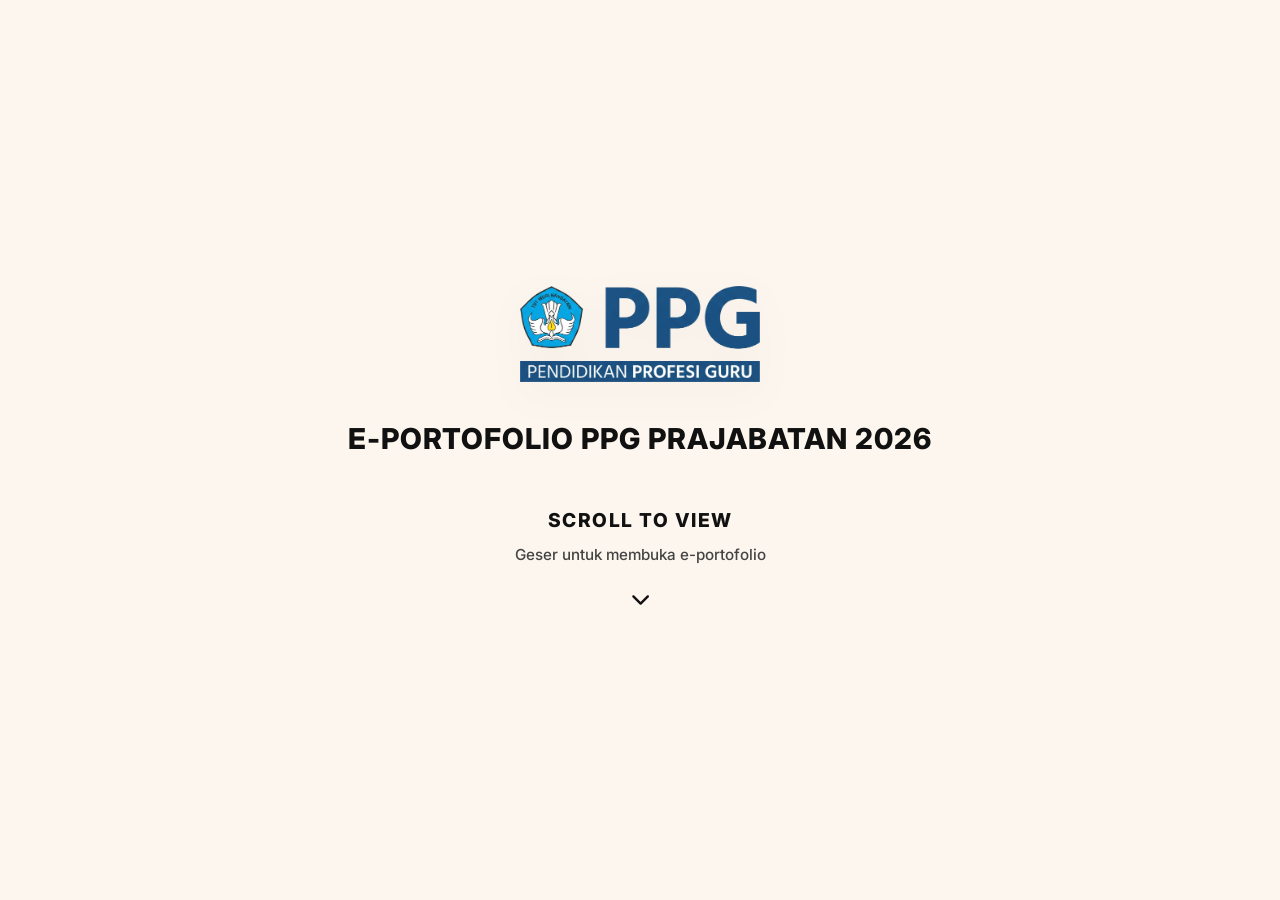
<file: index.html>
﻿<!DOCTYPE html>
<html lang="id">

<head>
    <meta charset="UTF-8">
    <meta name="viewport" content="width=device-width, initial-scale=1.0">
    <title>Pemilihan E-Portofolio | Muhammad Harist Mishbahuddin</title>
    <link rel="preconnect" href="https://fonts.googleapis.com">
    <link rel="preconnect" href="https://fonts.gstatic.com" crossorigin>
    <link
        href="https://fonts.googleapis.com/css2?family=Inter:wght@300;400;500;600;700&family=Playfair+Display:ital,wght@0,600;1,500&family=Poppins:wght@400;600;700&display=swap"
        rel="stylesheet">
    <link rel="stylesheet" href="styles.css?v=41">
    <link rel="stylesheet" href="https://cdnjs.cloudflare.com/ajax/libs/font-awesome/6.4.0/css/all.min.css">
</head>

<body class="chooser-body">
    <!-- Splash Screen / Loading Page -->
    <div class="splash-screen" id="splashScreen">
        <!-- Curtain panels -->
        <div class="splash-panel splash-panel-top"></div>
        <div class="splash-panel splash-panel-bottom"></div>
        
        <!-- Content -->
        <div class="splash-content" id="splashContent">
            <div class="splash-logo-container">
                <img src="logo_ppg.png" alt="PPG Logo" class="splash-logo">
            </div>
            <h2 class="splash-title">E-PORTOFOLIO PPG PRAJABATAN 2026</h2>
            
            <!-- Modern Progress Bar -->
            <div class="splash-loader-container" id="splashLoaderContainer">
                <div class="splash-loader-bar"></div>
            </div>
            
            <!-- Prompt (initially hidden) -->
            <div class="splash-prompt hidden" id="splashPrompt">
                <p class="splash-scroll-text">Scroll to view</p>
                <p class="splash-sub-text">Geser untuk membuka e-portofolio</p>
                <div class="scroll-indicator">
                    <i class="fas fa-chevron-down"></i>
                </div>
            </div>
        </div>
    </div>

    <div class="chooser-container">
        <div class="chooser-layout">
            <!-- Left: Hero Info -->
            <div class="chooser-hero">
                <span class="chooser-badge">PPG CALON GURU 2026</span>
                <h1>Muhammad Harist Mishbahuddin</h1>
                <p class="chooser-subtitle">Gelombang 1 — Universitas Sebelas Maret</p>
                <p class="chooser-intro">Selamat datang di portal E-Portofolio. Halaman ini mendokumentasikan perjalanan akademik, karya inovasi, aksi nyata, dan refleksi kritis yang telah saya laksanakan selama menempuh program Pendidikan Profesi Guru.</p>
                <div class="motto-wrapper">
                    <span class="motto-title">Prinsip Pendidik</span>
                    <div class="chooser-motto">~ Prayers Progress Patience ~</div>
                </div>
            </div>

            <!-- Right: Interactive Bento Grid (Option 2) -->
            <div class="bento-wrapper">
                <!-- Group 1: Semester 1 -->
                <div class="bento-group">
                    <div class="bento-group-header">
                        <span class="bento-group-badge">SEMESTER 1</span>
                        <span class="bento-group-subtitle">PPL I Terbimbing</span>
                    </div>
                    <div class="bento-grid">
                        <a href="portfolio1.html" class="bento-card">
                            <div class="bento-card-header">
                                <div class="bento-icon"><i class="fas fa-book-open"></i></div>
                                <div class="bento-arrow"><i class="fas fa-arrow-right bento-diagonal-icon"></i></div>
                            </div>
                            <div class="bento-card-body">
                                <span class="bento-tag">SIKLUS I</span>
                                <h3>Portofolio 1</h3>
                                <p>Artefak &amp; Karya Inovasi</p>
                            </div>
                        </a>

                        <a href="portfolio2.html" class="bento-card">
                            <div class="bento-card-header">
                                <div class="bento-icon"><i class="fas fa-laptop-code"></i></div>
                                <div class="bento-arrow"><i class="fas fa-arrow-right bento-diagonal-icon"></i></div>
                            </div>
                            <div class="bento-card-body">
                                <span class="bento-tag">SIKLUS II</span>
                                <h3>Portofolio 2</h3>
                                <p>Refleksi PPL Terbimbing</p>
                            </div>
                        </a>
                    </div>
                </div>

                <!-- Group 2: Semester 2 -->
                <div class="bento-group">
                    <div class="bento-group-header">
                        <span class="bento-group-badge">SEMESTER 2</span>
                        <span class="bento-group-subtitle">Seminar &amp; Praktik Mandiri</span>
                    </div>
                    <div class="bento-grid">
                        <a href="portfolio3.html" class="bento-card">
                            <div class="bento-card-header">
                                <div class="bento-icon"><i class="fas fa-graduation-cap"></i></div>
                                <div class="bento-arrow"><i class="fas fa-arrow-right bento-diagonal-icon"></i></div>
                            </div>
                            <div class="bento-card-body">
                                <span class="bento-tag">SEMINAR</span>
                                <h3>Portofolio 3</h3>
                                <p>Refleksi Mata Kuliah PPG</p>
                            </div>
                        </a>

                        <a href="portfolio4.html" class="bento-card">
                            <div class="bento-card-header">
                                <div class="bento-icon"><i class="fas fa-school"></i></div>
                                <div class="bento-arrow"><i class="fas fa-arrow-right bento-diagonal-icon"></i></div>
                            </div>
                            <div class="bento-card-body">
                                <span class="bento-tag">PPL II</span>
                                <h3>Portofolio 4</h3>
                                <p>Praktik Mengajar Mandiri</p>
                            </div>
                        </a>
                    </div>
                </div>
            </div>
        </div>
        
        <div class="chooser-footer">
            <p>&copy; 2026 E-Portofolio PPG Prajabatan.</p>
        </div>
    </div>
    <script>
        document.addEventListener('DOMContentLoaded', () => {
            const splash = document.getElementById('splashScreen');
            
            // Check if skip-splash is in the URL query string
            const urlParams = new URLSearchParams(window.location.search);
            const skipSplash = urlParams.get('skip-splash');

            if (skipSplash === 'true') {
                if (splash) splash.style.display = 'none';
                document.body.style.overflow = '';
                return;
            }

            const loaderBar = document.querySelector('.splash-loader-bar');
            const loaderContainer = document.getElementById('splashLoaderContainer');
            const prompt = document.getElementById('splashPrompt');
            const content = document.getElementById('splashContent');
            const panelTop = document.querySelector('.splash-panel-top');
            const panelBottom = document.querySelector('.splash-panel-bottom');

            if (loaderBar) {
                loaderBar.addEventListener('animationend', () => {
                    // Fade out loader
                    loaderContainer.style.opacity = '0';
                    setTimeout(() => {
                        loaderContainer.style.display = 'none';
                        // Fade in prompt
                        prompt.classList.remove('hidden');
                        setTimeout(() => {
                            prompt.classList.add('fade-in');
                        }, 50);
                    }, 300);
                });
            }

            let interacted = false;
            const hideSplash = () => {
                if (interacted) return;
                interacted = true;
                
                // Unlock scrolling
                document.body.style.overflow = '';
                
                // Step 1: Fade out content
                content.style.opacity = '0';
                
                // Step 2: Split curtain panels
                setTimeout(() => {
                    panelTop.style.transform = 'translateY(-100%)';
                    panelBottom.style.transform = 'translateY(100%)';
                    
                    // Step 3: Hide parent wrapper after curtain completes
                    setTimeout(() => {
                        splash.style.display = 'none';
                    }, 800);
                }, 200);
            };

            // Allow interaction to skip or trigger splash screen close
            window.addEventListener('wheel', hideSplash, { passive: true });
            window.addEventListener('touchmove', hideSplash, { passive: true });
            window.addEventListener('keydown', (e) => {
                if (['ArrowDown', 'PageDown', ' ', 'Enter'].includes(e.key)) {
                    hideSplash();
                }
            });
            splash.addEventListener('click', hideSplash);
            
            // Initial lock
            document.body.style.overflow = 'hidden';
        });
    </script>
</body>

</html>
</file>
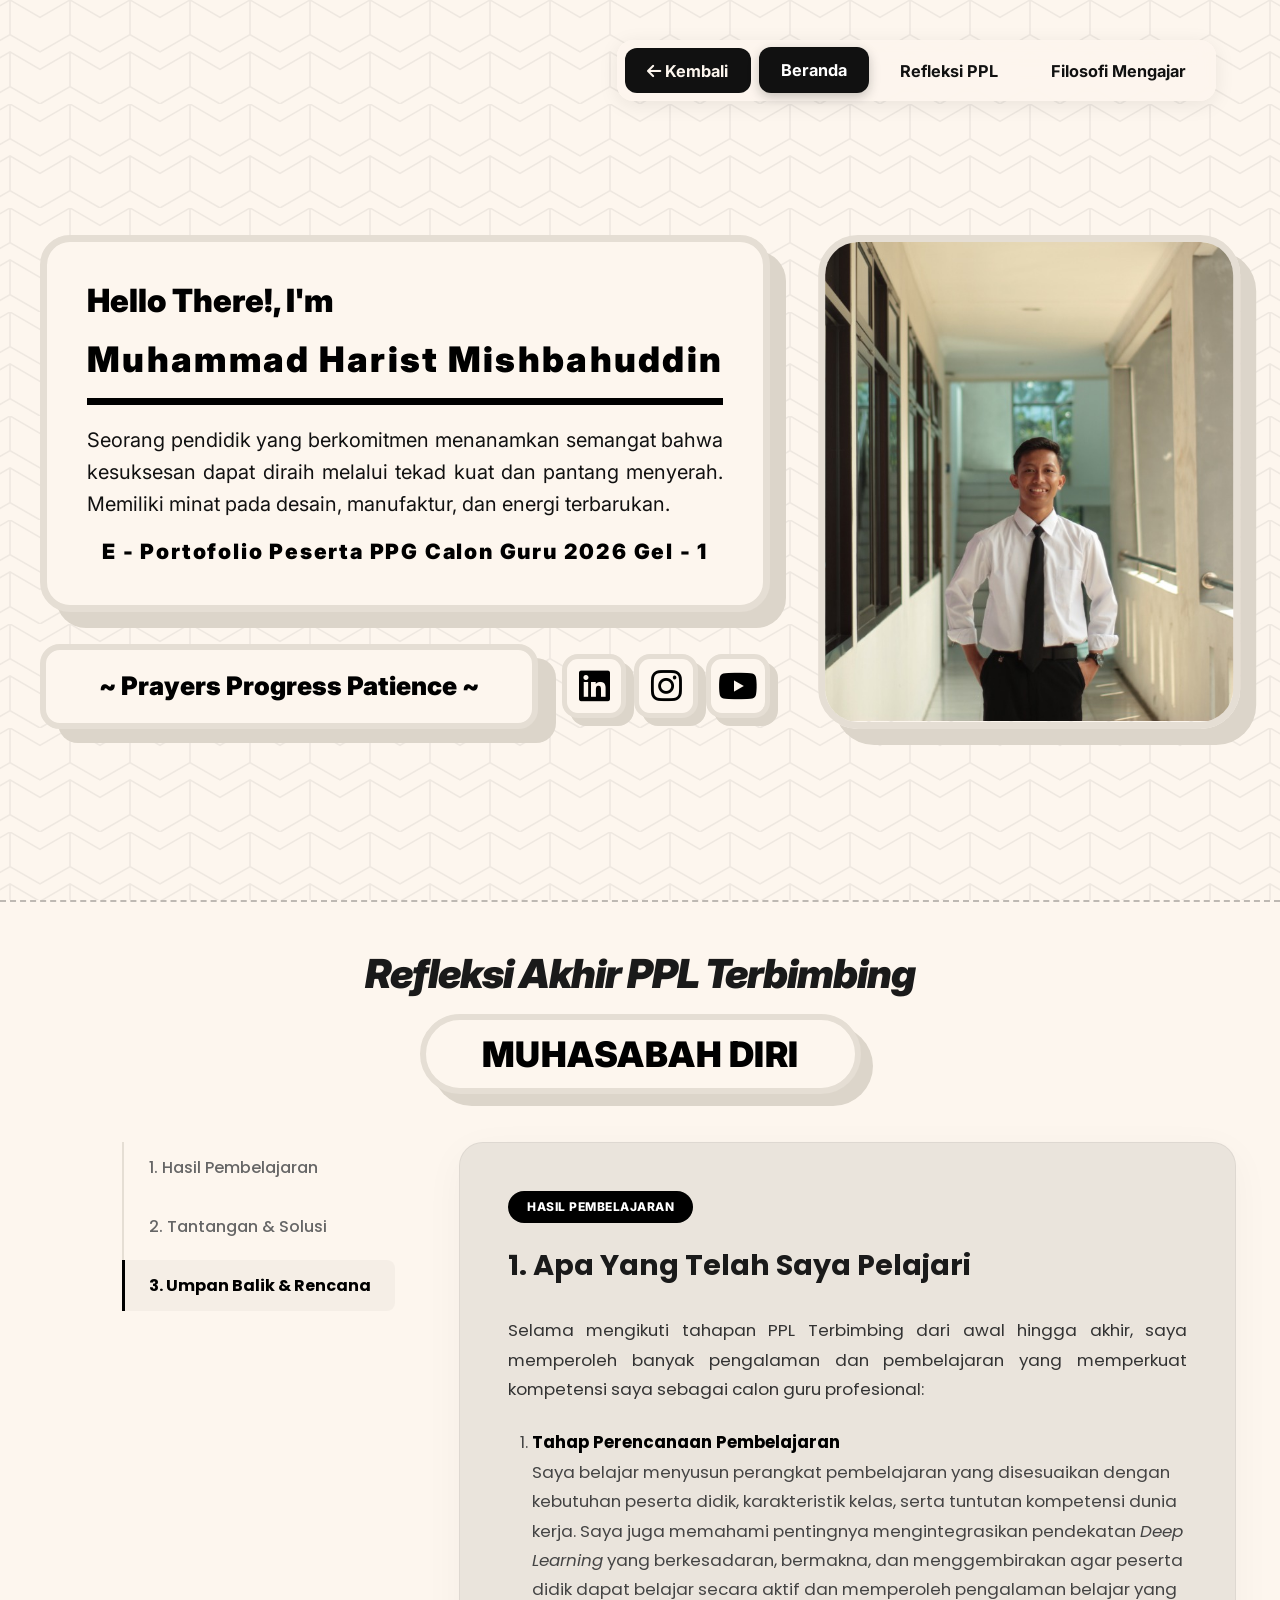
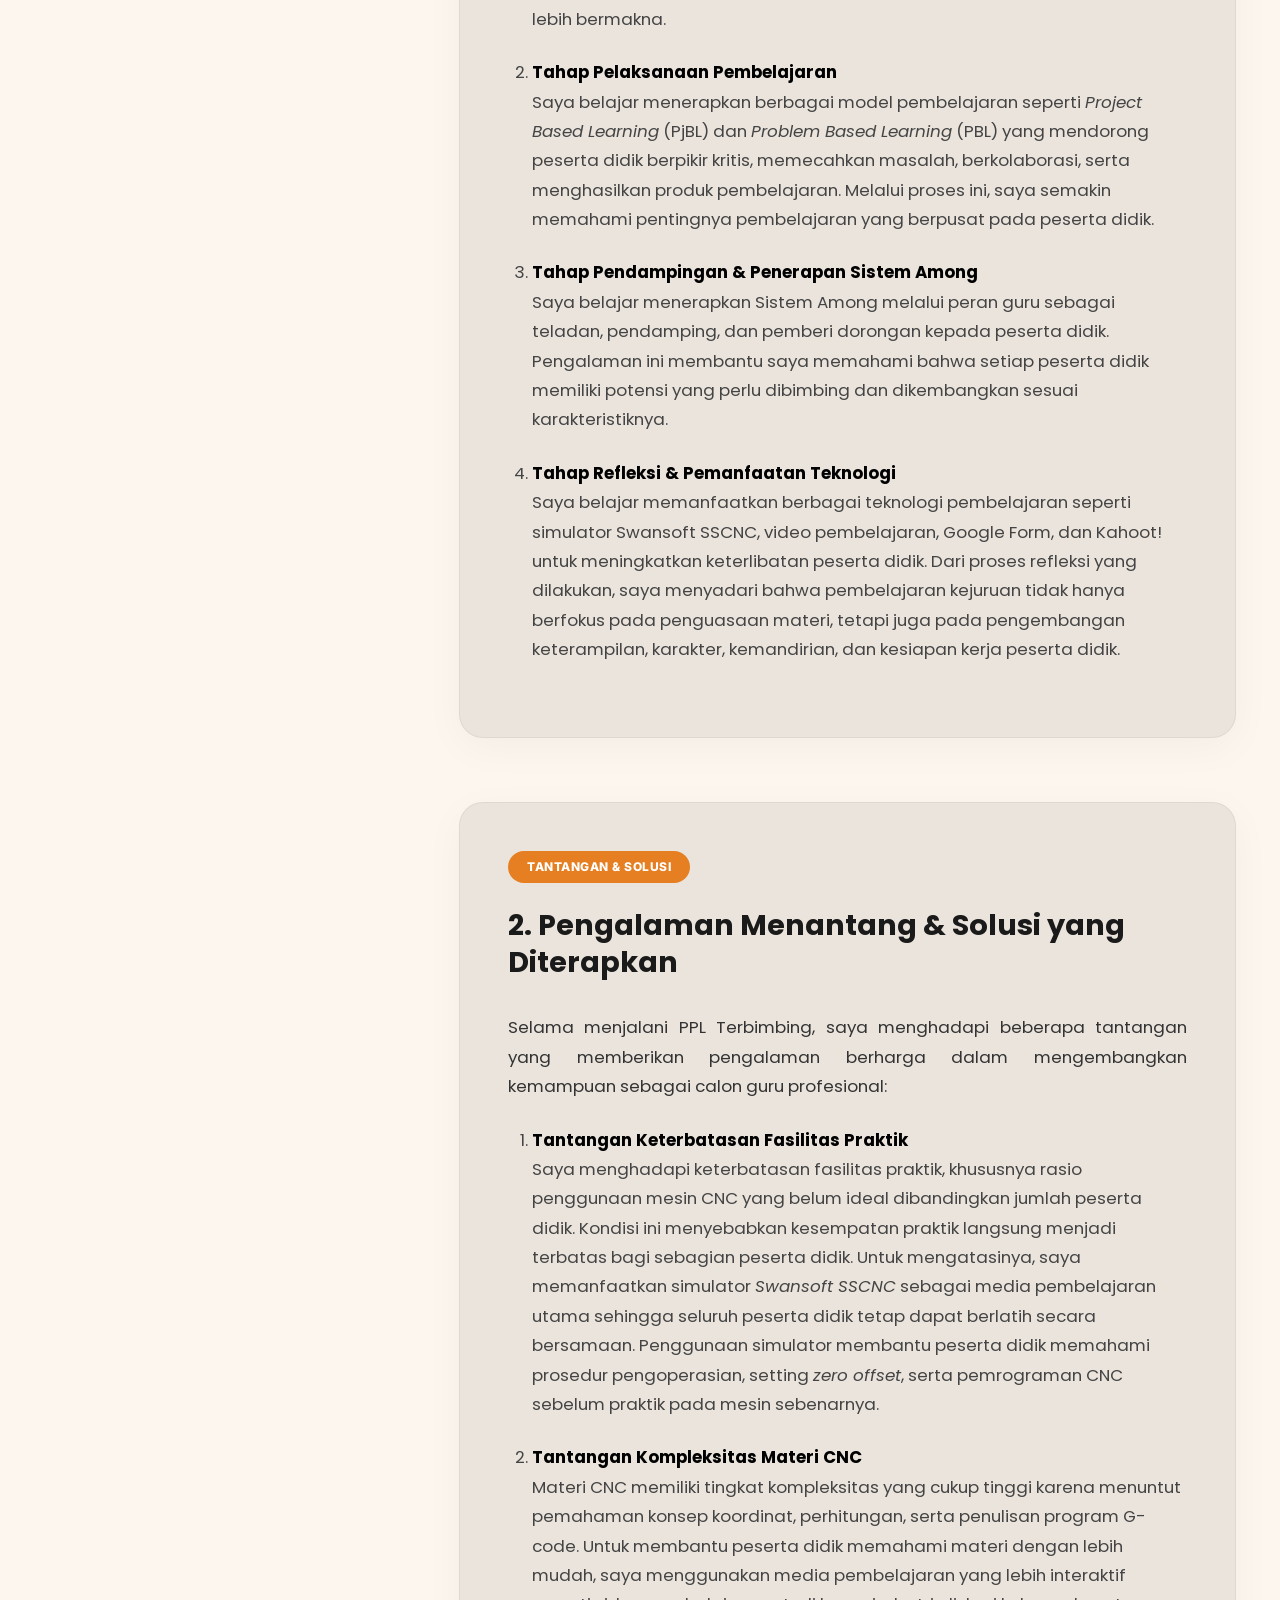
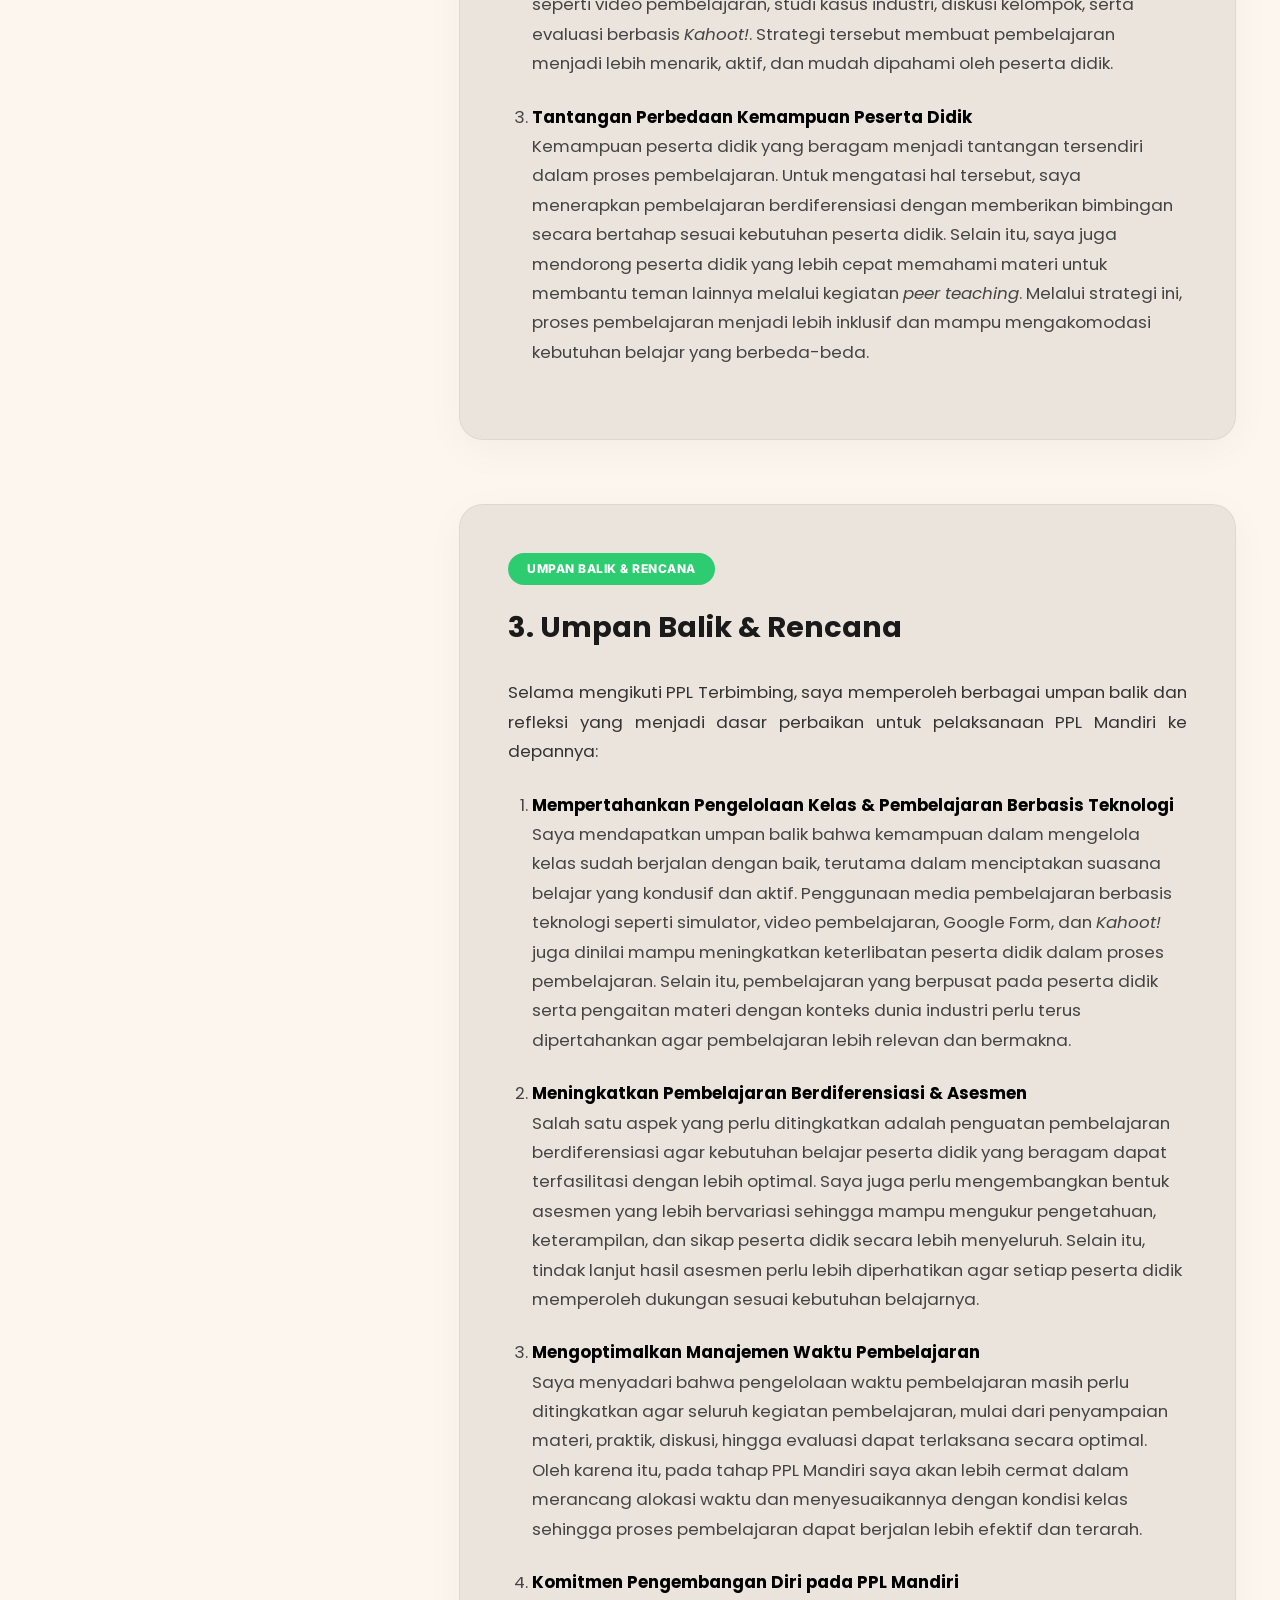
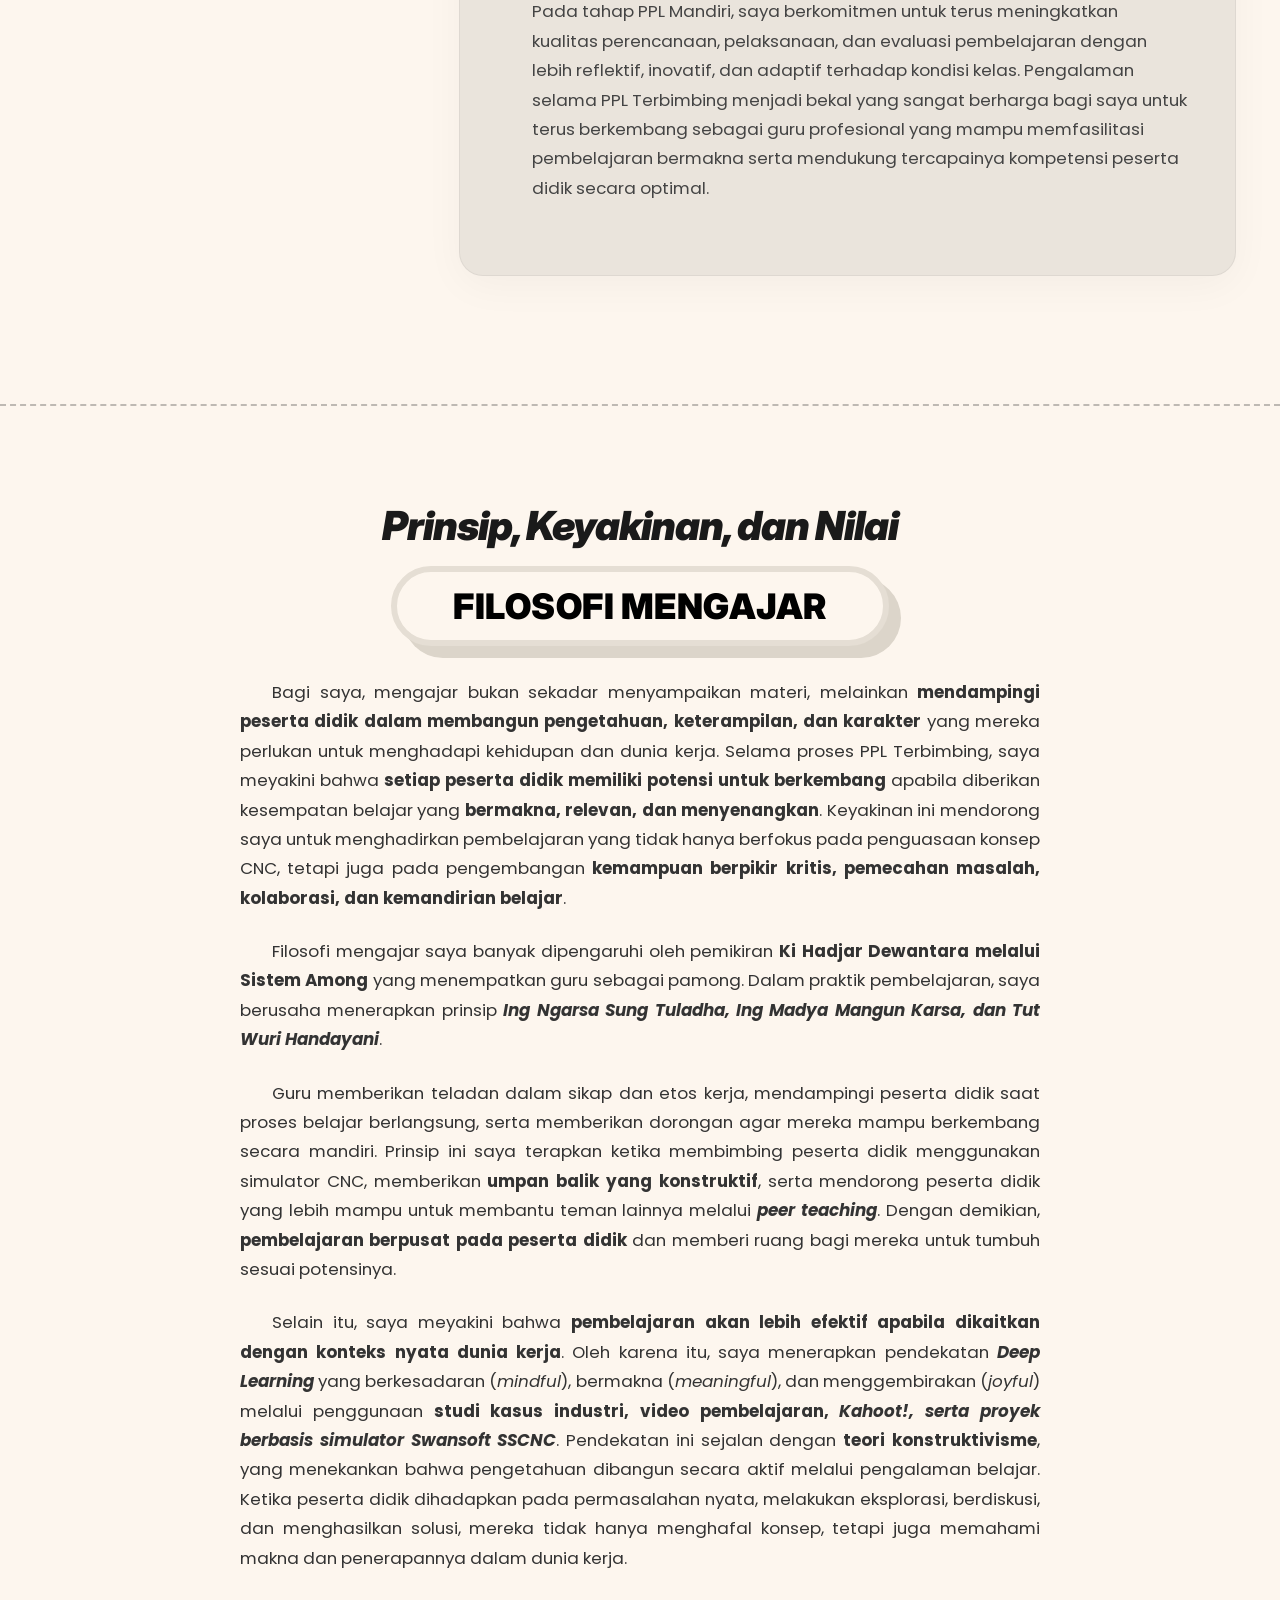
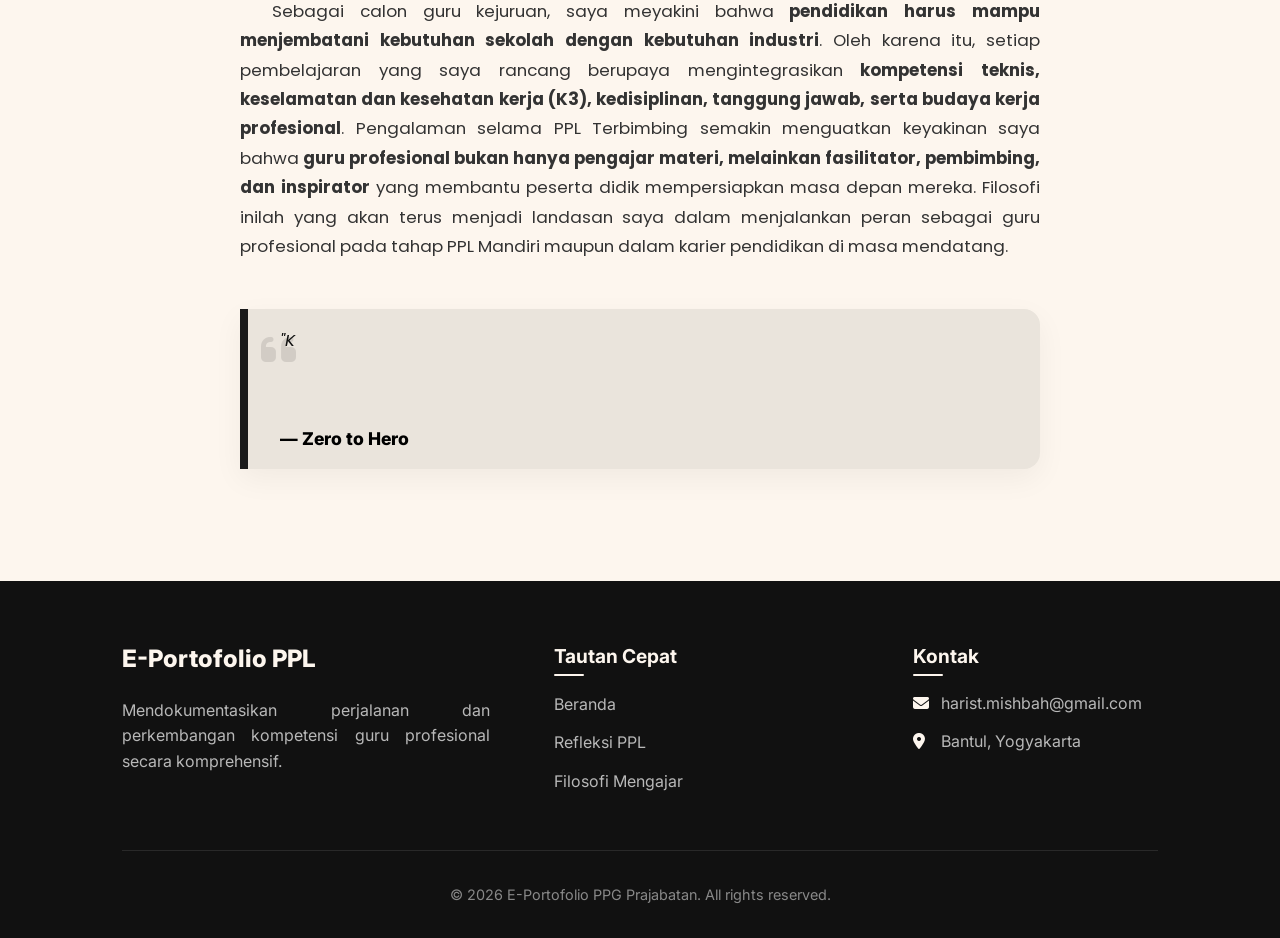
<file: portfolio2.html>
﻿<!DOCTYPE html>
<html lang="id">

<head>
    <meta charset="UTF-8">
    <meta name="viewport" content="width=device-width, initial-scale=1.0">
    <title>E-Portofolio PPL | Mahasiswa PPG Prajabatan</title>
    <link rel="preconnect" href="https://fonts.googleapis.com">
    <link rel="preconnect" href="https://fonts.gstatic.com" crossorigin>
    <link
        href="https://fonts.googleapis.com/css2?family=Inter:wght@300;400;500;600;700&family=Playfair+Display:ital,wght@0,600;1,500&family=Merriweather:ital,wght@0,400;0,700;0,900;1,400;1,700;1,900&family=Poppins:wght@400;600;700&display=swap"
        rel="stylesheet">
    <link rel="stylesheet" href="styles.css?v=41">
    <link rel="stylesheet" href="https://cdnjs.cloudflare.com/ajax/libs/font-awesome/6.4.0/css/all.min.css">
</head>

<body>

    <!-- Navigation -->
    <nav class="top-nav">
        <div class="menu-toggle">
            <i class="fas fa-bars"></i>
        </div>
        <ul class="nav-pills">
            <li><a href="index.html?skip-splash=true" style="background-color: var(--secondary-color); color: var(--bg-main);"><i class="fas fa-arrow-left"></i> Kembali</a></li>
            <li><a href="#home" class="active">Beranda</a></li>
            <li><a href="#refleksi">Refleksi PPL</a></li>
            <li><a href="#profil-mengajar">Filosofi Mengajar</a></li>
        </ul>
    </nav>

    <!-- Header / Home Section Redesign -->
    <header id="home" class="hero-section">
        <div class="hero-container hero-redesign">
            <div class="hero-content-left">
                <div class="hero-main-card">
                    <h3>Hello There!, I'm</h3>
                    <h1>Muhammad Harist Mishbahuddin</h1>
                    <hr class="hero-divider">
                    <p>Seorang pendidik yang berkomitmen menanamkan semangat bahwa kesuksesan dapat diraih melalui tekad
                        kuat dan pantang menyerah. Memiliki minat pada desain, manufaktur, dan energi terbarukan.</p>
                    <h4 class="hero-subtitle">E - Portofolio Peserta PPG Calon Guru 2026 Gel - 1</h4>
                </div>

                <div class="hero-footer-redesign">
                    <div class="motto-pill">
                        ~ Prayers Progress Patience ~
                    </div>
                    <div class="social-icons">
                        <a href="https://www.linkedin.com/in/muhammadharistmishbahuddin" target="_blank"
                            class="icon-link" rel="noopener noreferrer"><i class="fa-brands fa-linkedin"></i></a>
                        <a href="https://www.instagram.com/mishbahuddin71?igsh=MXUybzA3cHNhMzRzOA=" target="_blank"
                            class="icon-link" rel="noopener noreferrer"><i class="fa-brands fa-instagram"></i></a>
                        <a href="https://www.youtube.com/@muhammadharistmishbahuddin" target="_blank"
                            class="icon-link" rel="noopener noreferrer"><i class="fa-brands fa-youtube"></i></a>
                    </div>
                </div>
            </div>
            
            <div class="hero-image-right">
                <div class="hero-image-wrapper-modern">
                    <img src="profile2.jpg" alt="Profile" class="profile-img-modern">
                </div>
            </div>
        </div>
    </header>

        <hr class="section-divider">

    <!-- Refleksi PPL Section -->
    <section id="refleksi" class="section">
        <div class="container">
            <div class="section-header custom-profile-header">
                <h2 class="main-title">Refleksi Akhir PPL Terbimbing</h2>
                <div class="profile-pill">Muhasabah Diri</div>
            </div>

            <div class="split-scroll-container">
                <!-- Left Nav: Sticky Navigation -->
                <div class="split-scroll-nav">
                    <ul class="scroll-nav-list">
                        <li><a href="#refleksi-1" class="scroll-nav-link active-nav">1. Hasil Pembelajaran</a></li>
                        <li><a href="#refleksi-2" class="scroll-nav-link">2. Tantangan &amp; Solusi</a></li>
                        <li><a href="#refleksi-3" class="scroll-nav-link">3. Umpan Balik &amp; Rencana</a></li>
                    </ul>
                </div>

                <!-- Right Content: Scrollable Sections -->
                <div class="split-scroll-content">
                    <!-- Section 1 -->
                    <div id="refleksi-1" class="scroll-content-section reveal">
                        <div class="reflection-card">
                            <span class="reflection-badge">Hasil Pembelajaran</span>
                            <h3>1. Apa Yang Telah Saya Pelajari</h3>
                            <div class="reflection-text">
                                <p>Selama mengikuti tahapan PPL Terbimbing dari awal hingga akhir, saya memperoleh banyak pengalaman dan pembelajaran yang memperkuat kompetensi saya sebagai calon guru profesional:</p>
                                <ol>
                                    <li>
                                        <strong>Tahap Perencanaan Pembelajaran</strong><br>
                                        Saya belajar menyusun perangkat pembelajaran yang disesuaikan dengan kebutuhan peserta didik, karakteristik kelas, serta tuntutan kompetensi dunia kerja. Saya juga memahami pentingnya mengintegrasikan pendekatan <em>Deep Learning</em> yang berkesadaran, bermakna, dan menggembirakan agar peserta didik dapat belajar secara aktif dan memperoleh pengalaman belajar yang lebih bermakna.
                                    </li>
                                    <li>
                                        <strong>Tahap Pelaksanaan Pembelajaran</strong><br>
                                        Saya belajar menerapkan berbagai model pembelajaran seperti <em>Project Based Learning</em> (PjBL) dan <em>Problem Based Learning</em> (PBL) yang mendorong peserta didik berpikir kritis, memecahkan masalah, berkolaborasi, serta menghasilkan produk pembelajaran. Melalui proses ini, saya semakin memahami pentingnya pembelajaran yang berpusat pada peserta didik.
                                    </li>
                                    <li>
                                        <strong>Tahap Pendampingan &amp; Penerapan Sistem Among</strong><br>
                                        Saya belajar menerapkan Sistem Among melalui peran guru sebagai teladan, pendamping, dan pemberi dorongan kepada peserta didik. Pengalaman ini membantu saya memahami bahwa setiap peserta didik memiliki potensi yang perlu dibimbing dan dikembangkan sesuai karakteristiknya.
                                    </li>
                                    <li>
                                        <strong>Tahap Refleksi &amp; Pemanfaatan Teknologi</strong><br>
                                        Saya belajar memanfaatkan berbagai teknologi pembelajaran seperti simulator Swansoft SSCNC, video pembelajaran, Google Form, dan Kahoot! untuk meningkatkan keterlibatan peserta didik. Dari proses refleksi yang dilakukan, saya menyadari bahwa pembelajaran kejuruan tidak hanya berfokus pada penguasaan materi, tetapi juga pada pengembangan keterampilan, karakter, kemandirian, dan kesiapan kerja peserta didik.
                                    </li>
                                </ol>
                            </div>
                        </div>
                    </div>

                    <!-- Section 2 -->
                    <div id="refleksi-2" class="scroll-content-section reveal">
                        <div class="reflection-card">
                            <span class="reflection-badge" style="background-color: #e67e22;">Tantangan &amp; Solusi</span>
                            <h3>2. Pengalaman Menantang &amp; Solusi yang Diterapkan</h3>
                            <div class="reflection-text">
                                <p>Selama menjalani PPL Terbimbing, saya menghadapi beberapa tantangan yang memberikan pengalaman berharga dalam mengembangkan kemampuan sebagai calon guru profesional:</p>
                                <ol>
                                    <li>
                                        <strong>Tantangan Keterbatasan Fasilitas Praktik</strong><br>
                                        Saya menghadapi keterbatasan fasilitas praktik, khususnya rasio penggunaan mesin CNC yang belum ideal dibandingkan jumlah peserta didik. Kondisi ini menyebabkan kesempatan praktik langsung menjadi terbatas bagi sebagian peserta didik. Untuk mengatasinya, saya memanfaatkan simulator <em>Swansoft SSCNC</em> sebagai media pembelajaran utama sehingga seluruh peserta didik tetap dapat berlatih secara bersamaan. Penggunaan simulator membantu peserta didik memahami prosedur pengoperasian, setting <em>zero offset</em>, serta pemrograman CNC sebelum praktik pada mesin sebenarnya.
                                    </li>
                                    <li>
                                        <strong>Tantangan Kompleksitas Materi CNC</strong><br>
                                        Materi CNC memiliki tingkat kompleksitas yang cukup tinggi karena menuntut pemahaman konsep koordinat, perhitungan, serta penulisan program G-code. Untuk membantu peserta didik memahami materi dengan lebih mudah, saya menggunakan media pembelajaran yang lebih interaktif seperti video pembelajaran, studi kasus industri, diskusi kelompok, serta evaluasi berbasis <em>Kahoot!</em>. Strategi tersebut membuat pembelajaran menjadi lebih menarik, aktif, dan mudah dipahami oleh peserta didik.
                                    </li>
                                    <li>
                                        <strong>Tantangan Perbedaan Kemampuan Peserta Didik</strong><br>
                                        Kemampuan peserta didik yang beragam menjadi tantangan tersendiri dalam proses pembelajaran. Untuk mengatasi hal tersebut, saya menerapkan pembelajaran berdiferensiasi dengan memberikan bimbingan secara bertahap sesuai kebutuhan peserta didik. Selain itu, saya juga mendorong peserta didik yang lebih cepat memahami materi untuk membantu teman lainnya melalui kegiatan <em>peer teaching</em>. Melalui strategi ini, proses pembelajaran menjadi lebih inklusif dan mampu mengakomodasi kebutuhan belajar yang berbeda-beda.
                                    </li>
                                </ol>
                            </div>
                        </div>
                    </div>

                    <!-- Section 3 -->
                    <div id="refleksi-3" class="scroll-content-section reveal">
                        <div class="reflection-card">
                            <span class="reflection-badge" style="background-color: #2ecc71;">Umpan Balik &amp; Rencana</span>
                            <h3>3. Umpan Balik &amp; Rencana</h3>
                            <div class="reflection-text">
                                <p>Selama mengikuti PPL Terbimbing, saya memperoleh berbagai umpan balik dan refleksi yang menjadi dasar perbaikan untuk pelaksanaan PPL Mandiri ke depannya:</p>
                                <ol>
                                    <li>
                                        <strong>Mempertahankan Pengelolaan Kelas &amp; Pembelajaran Berbasis Teknologi</strong><br>
                                        Saya mendapatkan umpan balik bahwa kemampuan dalam mengelola kelas sudah berjalan dengan baik, terutama dalam menciptakan suasana belajar yang kondusif dan aktif. Penggunaan media pembelajaran berbasis teknologi seperti simulator, video pembelajaran, Google Form, dan <em>Kahoot!</em> juga dinilai mampu meningkatkan keterlibatan peserta didik dalam proses pembelajaran. Selain itu, pembelajaran yang berpusat pada peserta didik serta pengaitan materi dengan konteks dunia industri perlu terus dipertahankan agar pembelajaran lebih relevan dan bermakna.
                                    </li>
                                    <li>
                                        <strong>Meningkatkan Pembelajaran Berdiferensiasi &amp; Asesmen</strong><br>
                                        Salah satu aspek yang perlu ditingkatkan adalah penguatan pembelajaran berdiferensiasi agar kebutuhan belajar peserta didik yang beragam dapat terfasilitasi dengan lebih optimal. Saya juga perlu mengembangkan bentuk asesmen yang lebih bervariasi sehingga mampu mengukur pengetahuan, keterampilan, dan sikap peserta didik secara lebih menyeluruh. Selain itu, tindak lanjut hasil asesmen perlu lebih diperhatikan agar setiap peserta didik memperoleh dukungan sesuai kebutuhan belajarnya.
                                    </li>
                                    <li>
                                        <strong>Mengoptimalkan Manajemen Waktu Pembelajaran</strong><br>
                                        Saya menyadari bahwa pengelolaan waktu pembelajaran masih perlu ditingkatkan agar seluruh kegiatan pembelajaran, mulai dari penyampaian materi, praktik, diskusi, hingga evaluasi dapat terlaksana secara optimal. Oleh karena itu, pada tahap PPL Mandiri saya akan lebih cermat dalam merancang alokasi waktu dan menyesuaikannya dengan kondisi kelas sehingga proses pembelajaran dapat berjalan lebih efektif dan terarah.
                                    </li>
                                    <li>
                                        <strong>Komitmen Pengembangan Diri pada PPL Mandiri</strong><br>
                                        Pada tahap PPL Mandiri, saya berkomitmen untuk terus meningkatkan kualitas perencanaan, pelaksanaan, dan evaluasi pembelajaran dengan lebih reflektif, inovatif, dan adaptif terhadap kondisi kelas. Pengalaman selama PPL Terbimbing menjadi bekal yang sangat berharga bagi saya untuk terus berkembang sebagai guru profesional yang mampu memfasilitasi pembelajaran bermakna serta mendukung tercapainya kompetensi peserta didik secara optimal.
                                    </li>
                                </ol>
                            </div>
                        </div>
                    </div>
                </div>
            </div>
        </div>
    </section>

    <hr class="section-divider">

    <!-- Profil Mengajar Section -->
    <section id="profil-mengajar" class="section">
        <div class="container">
            <div class="section-header custom-profile-header">
                <h2 class="main-title">Prinsip, Keyakinan, dan Nilai</h2>
                <div class="profile-pill">filosofi mengajar</div>
            </div>

            <div class="card profile-card reveal">
                <div style="max-width: 800px; margin: 0 auto;">
                    <p class="narrative poppins-text">Bagi saya, mengajar bukan sekadar menyampaikan materi, melainkan <strong>mendampingi peserta didik dalam membangun pengetahuan, keterampilan, dan karakter</strong> yang mereka perlukan untuk menghadapi kehidupan dan dunia kerja. Selama proses PPL Terbimbing, saya meyakini bahwa <strong>setiap peserta didik memiliki potensi untuk berkembang</strong> apabila diberikan kesempatan belajar yang <strong>bermakna, relevan, dan menyenangkan</strong>. Keyakinan ini mendorong saya untuk menghadirkan pembelajaran yang tidak hanya berfokus pada penguasaan konsep CNC, tetapi juga pada pengembangan <strong>kemampuan berpikir kritis, pemecahan masalah, kolaborasi, dan kemandirian belajar</strong>.</p>
                    
                    <p class="narrative poppins-text">Filosofi mengajar saya banyak dipengaruhi oleh pemikiran <strong>Ki Hadjar Dewantara melalui Sistem Among</strong> yang menempatkan guru sebagai pamong. Dalam praktik pembelajaran, saya berusaha menerapkan prinsip <strong><em>Ing Ngarsa Sung Tuladha, Ing Madya Mangun Karsa, dan Tut Wuri Handayani</em></strong>.</p>
                    
                    <p class="narrative poppins-text">Guru memberikan teladan dalam sikap dan etos kerja, mendampingi peserta didik saat proses belajar berlangsung, serta memberikan dorongan agar mereka mampu berkembang secara mandiri. Prinsip ini saya terapkan ketika membimbing peserta didik menggunakan simulator CNC, memberikan <strong>umpan balik yang konstruktif</strong>, serta mendorong peserta didik yang lebih mampu untuk membantu teman lainnya melalui <strong><em>peer teaching</em></strong>. Dengan demikian, <strong>pembelajaran berpusat pada peserta didik</strong> dan memberi ruang bagi mereka untuk tumbuh sesuai potensinya.</p>
                    
                    <p class="narrative poppins-text">Selain itu, saya meyakini bahwa <strong>pembelajaran akan lebih efektif apabila dikaitkan dengan konteks nyata dunia kerja</strong>. Oleh karena itu, saya menerapkan pendekatan <strong><em>Deep Learning</em></strong> yang berkesadaran (<em>mindful</em>), bermakna (<em>meaningful</em>), dan menggembirakan (<em>joyful</em>) melalui penggunaan <strong>studi kasus industri, video pembelajaran, <em>Kahoot!, serta proyek berbasis simulator Swansoft SSCNC</em></strong>. Pendekatan ini sejalan dengan <strong>teori konstruktivisme</strong>, yang menekankan bahwa pengetahuan dibangun secara aktif melalui pengalaman belajar. Ketika peserta didik dihadapkan pada permasalahan nyata, melakukan eksplorasi, berdiskusi, dan menghasilkan solusi, mereka tidak hanya menghafal konsep, tetapi juga memahami makna dan penerapannya dalam dunia kerja.</p>
                    
                    <p class="narrative poppins-text">Sebagai calon guru kejuruan, saya meyakini bahwa <strong>pendidikan harus mampu menjembatani kebutuhan sekolah dengan kebutuhan industri</strong>. Oleh karena itu, setiap pembelajaran yang saya rancang berupaya mengintegrasikan <strong>kompetensi teknis, keselamatan dan kesehatan kerja (K3), kedisiplinan, tanggung jawab, serta budaya kerja profesional</strong>. Pengalaman selama PPL Terbimbing semakin menguatkan keyakinan saya bahwa <strong>guru profesional bukan hanya pengajar materi, melainkan fasilitator, pembimbing, dan inspirator</strong> yang membantu peserta didik mempersiapkan masa depan mereka. Filosofi inilah yang akan terus menjadi landasan saya dalam menjalankan peran sebagai guru profesional pada tahap PPL Mandiri maupun dalam karier pendidikan di masa mendatang.</p>

                    <blockquote class="custom-quote-box" style="margin-top: 3rem; margin-bottom: 0; margin-left: 0; margin-right: 0; width: 100%; box-sizing: border-box;">
                        <div class="quote-icon"><i class="fas fa-quote-left"></i></div>
                        <p id="typing-quote">"Kesuksesan sejati lahir dari tekad yang kuat, bukan hanya kecerdasan. Pendidikan bukan sekadar mengumpulkan ilmu, tetapi proses untuk menjadi pribadi yang lebih baik. Teruslah berjuang dan teruslah berkembang."</p>
                        <cite>— Zero to Hero</cite>
                    </blockquote>
                </div>
            </div>
        </div>
    </section>

    <!-- Main Footer Section -->
    <footer class="main-footer">
        <div class="container">
            <div class="footer-grid">
                <div class="footer-brand">
                    <h3>E-Portofolio PPL</h3>
                    <p>Mendokumentasikan perjalanan dan perkembangan kompetensi guru profesional secara komprehensif.</p>
                </div>
                <div class="footer-links">
                    <h4>Tautan Cepat</h4>
                    <ul class="footer-nav-grid" style="grid-template-columns: 1fr;">
                        <li><a href="#home" class="active">Beranda</a></li>
                        <li><a href="#refleksi">Refleksi PPL</a></li>
                        <li><a href="#profil-mengajar">Filosofi Mengajar</a></li>
                    </ul>
                </div>
                <div class="footer-contact">
                    <h4>Kontak</h4>
                    <ul class="footer-contact-info">
                        <li><i class="fas fa-envelope"></i> harist.mishbah@gmail.com</li>
                        <li><i class="fas fa-map-marker-alt"></i> Bantul, Yogyakarta</li>
                    </ul>
                </div>
            </div>
            <div class="footer-bottom">
                <p>&copy; 2026 E-Portofolio PPG Prajabatan. All rights reserved.</p>
            </div>
        </div>
    </footer>

    <script src="script.js?v=41"></script>
    <script>
        // Scroll reveal animation for Timeline and Bento grid
        document.addEventListener('DOMContentLoaded', function() {
            const reveals = document.querySelectorAll('.reveal');
            
            function checkReveal() {
                const windowHeight = window.innerHeight;
                const elementVisible = 100;
                
                reveals.forEach(reveal => {
                    const elementTop = reveal.getBoundingClientRect().top;
                    if (elementTop < windowHeight - elementVisible) {
                        reveal.classList.add('active');
                    }
                });
            }
            
            window.addEventListener('scroll', checkReveal);
            checkReveal(); // Trigger once on load
            
            // Intersection Observer for Split Scroll Navigation Highlight
            const sections = document.querySelectorAll('.scroll-content-section');
            const navLinks = document.querySelectorAll('.scroll-nav-link');
            
            const observerOptions = {
                root: null,
                rootMargin: '-20% 0px -60% 0px', // Trigger when section occupies the focus area
                threshold: 0
            };
            
            const observer = new IntersectionObserver((entries) => {
                entries.forEach(entry => {
                    if (entry.isIntersecting) {
                        const activeId = entry.target.getAttribute('id');
                        
                        navLinks.forEach(link => {
                            link.classList.remove('active-nav');
                            if (link.getAttribute('href') === `#${activeId}`) {
                                link.classList.add('active-nav');
                            }
                        });
                    }
                });
            }, observerOptions);
            
            sections.forEach(section => {
                observer.observe(section);
            });
        });
    </script>
</body>
</html>
</file>
<file: styles.css>
﻿:root {
    /* Color Palette */
    --primary-color: #000000; /* Black */
    --primary-light: #333333; /* Dark Gray */
    --secondary-color: #111111; /* Almost black */
    --text-main: #111111; /* Dark text */
    --text-muted: #444444; /* Darker gray */
    --bg-main: #FDF6EE; /* Hero page background */
    --bg-light: #EAE4DC; /* Card background color */
    --accent-success: #10b981;
    --accent-warning: #f59e0b;
    --accent-info: #0ea5e9;
    
    /* Typography */
    --font-sans: 'Inter', sans-serif;
    --font-serif: var(--font-sans);
    
    /* Spacing & Shadows */
    --transition: all 0.3s ease;
    --shadow-sm: 0 1px 3px rgba(0,0,0,0.05);
    --shadow-md: 0 4px 6px -1px rgba(0,0,0,0.1), 0 2px 4px -1px rgba(0,0,0,0.06);
    --shadow-lg: 0 10px 15px -3px rgba(0,0,0,0.1), 0 4px 6px -2px rgba(0,0,0,0.05);
    --border-radius: 12px;
}

* {
    margin: 0;
    padding: 0;
    box-sizing: border-box;
}

html {
    scroll-behavior: smooth;
    scroll-padding-top: 80px; /* Offset for sticky nav */
}

body {
    font-family: var(--font-sans);
    color: var(--text-main);
    line-height: 1.6;
    background-color: var(--bg-main);
    background-image: url("data:image/svg+xml,%3Csvg width='60' height='104' viewBox='0 0 60 104' xmlns='http://www.w3.org/2000/svg'%3E%3Cpath d='M30 17.32L60 0v34.64L30 51.96 0 34.64V0l30 17.32zm0 86.68l30-17.32V51.96L30 69.28 0 51.96v34.64L30 104z' fill='none' stroke='%23000000' stroke-opacity='0.06' stroke-width='1.5'/%3E%3C/svg%3E");
    background-size: 60px 104px;
    background-position: center top;
    background-attachment: fixed;
}

a {
    text-decoration: none;
    color: inherit;
}

ul {
    list-style: none;
}

.container {
    max-width: 1100px;
    margin: 0 auto;
    padding: 0 2rem;
}

/* Typography Classes */
h1, h2, h3, h4, h5 {
    color: var(--secondary-color);
    line-height: 1.2;
}

.section {
    padding: 6rem 0;
}

.bg-light {
    background-color: var(--bg-light);
}

.section-header {
    text-align: center;
    margin-bottom: 4rem;
}

.section-header h2 {
    font-family: var(--font-serif);
    font-size: 2.5rem;
    margin-bottom: 1rem;
}

.divider {
    height: 4px;
    width: 60px;
    background-color: var(--primary-color);
    margin: 0 auto 1.5rem auto;
    border-radius: 2px;
}

.section-subtitle {
    color: var(--text-muted);
    font-size: 1.1rem;
    max-width: 600px;
    margin: 0 auto;
}

.section-divider {
    border: none;
    border-top: 2px dashed rgba(0,0,0,0.25);
    margin: 0;
    width: 100%;
}

.mt-4 {
    margin-top: 2rem;
}

.mb-4 {
    margin-bottom: 1.5rem;
}

/* Buttons */
.btn {
    display: inline-block;
    padding: 0.8rem 2rem;
    border-radius: 30px;
    font-weight: 500;
    transition: var(--transition);
    cursor: pointer;
    text-align: center;
}

.primary-btn {
    background-color: var(--primary-color);
    color: white;
    box-shadow: var(--shadow-md);
}

.primary-btn:hover {
    background-color: var(--secondary-color);
    transform: translateY(-2px);
    box-shadow: var(--shadow-lg);
}

.btn-outline {
    display: inline-block;
    padding: 0.5rem 1.2rem;
    border: 1px solid var(--primary-light);
    color: var(--primary-light);
    border-radius: 6px;
    font-size: 0.9rem;
    transition: var(--transition);
}

.btn-outline:hover {
    background-color: var(--primary-light);
    color: white;
}

/* Navigation */
.top-nav {
    position: fixed;
    top: 2.5rem;
    right: 4rem;
    z-index: 1000;
}

.menu-toggle {
    display: none;
    cursor: pointer;
    font-size: 1.5rem;
    color: var(--secondary-color, #111111);
}

.nav-pills {
    display: flex;
    gap: 0.5rem;
    background-color: rgba(253, 246, 238, 0.9); /* Subtle body color background */
    backdrop-filter: blur(10px); /* Glass effect */
    padding: 0.5rem;
    border-radius: 16px;
    box-shadow: 0 4px 20px rgba(0, 0, 0, 0.08); /* Soft shadow to separate from content below */
}


.nav-pills li a {
    display: block;
    padding: 0.6rem 1.4rem;
    background-color: transparent;
    border-radius: 12px;
    font-weight: 700;
    color: #111;
    font-size: 1.02rem;
    transition: all 0.25s cubic-bezier(0.4, 0, 0.2, 1);
    cursor: pointer;
}

.nav-pills li a:hover {
    background-color: rgba(0, 0, 0, 0.06);
    color: #000;
}

.nav-pills li a.active {
    background-color: #111111 !important;
    color: #ffffff !important;
    box-shadow: 0 4px 12px rgba(0, 0, 0, 0.22);
    transform: translateY(-1px);
}

.nav-pills li a.active:hover {
    background-color: #111111 !important;
    color: #ffffff !important;
}

/* Hero Section */
.hero-section {
    min-height: 100vh;
    display: flex;
    align-items: center;
    justify-content: center;
    background-color: transparent;
    padding: 6rem 2rem 2rem;
}

.hero-container {
    display: flex;
    align-items: center;
    gap: 2rem;
    max-width: 1200px;
    width: 100%;
}

.hero-image-wrapper {
    flex: 0 0 400px;
    height: 520px;
    border-radius: 50%;
    border: 7px solid #DCD5CA;
    box-shadow: 0 20px 45px rgba(0, 0, 0, 0.12);
    overflow: hidden;
}

.profile-img {
    width: 100%;
    height: 100%;
    object-fit: cover;
    object-position: center bottom;
    transform: scale(1.38);
    transform-origin: center bottom;
}

.hero-content {
    flex: 1;
    display: flex;
    flex-direction: column;
    gap: 2.5rem;
    min-width: 0;
}

.hero-content-card {
    background-color: var(--bg-main);
    padding: 1.4rem 1.5rem 1.2rem;
    border: 7px solid #E5DED4;
    border-radius: 20px;
    box-shadow: 18px 18px 0 #DCD5CA;
    color: #000;
}

.hero-content.profile-bio-card {
    background-color: #E5E1DA !important; /* Matching profile-pill color */
    margin-bottom: 2rem;
    padding: 2.5rem; /* Slightly more breathing room */
}

/* Removed duplicate quote styles */

.bio-header {
    font-size: 1.8rem;
    font-weight: 700;
    margin-bottom: 1.5rem;
    color: #000;
}

.hero-content-card h3 {
    font-size: 2rem;
    font-weight: 900;
    margin-bottom: 1.4rem;
    color: #000;
}

.hero-content-card h1 {
    font-size: 2.8rem;
    font-weight: 900;
    letter-spacing: 0;
    margin-bottom: 1.2rem;
    color: #000;
    line-height: 1.05;
}

.hero-divider {
    border: none;
    height: 7px;
    background-color: #000;
    margin-bottom: 1rem;
}

.hero-content-card p {
    font-size: 1.35rem;
    line-height: 1.4;
    margin-bottom: 1.15rem;
    color: #111;
    text-align: left;
}

.hero-subtitle {
    font-size: 1.6rem;
    font-weight: 900;
    color: #000;
}

.hero-footer {
    display: flex;
    align-items: center;
    gap: 1rem;
}

.social-icons {
    display: flex;
    align-items: center;
    gap: 0.5rem;
    flex-shrink: 0;
}

.icon-link {
    display: inline-flex;
    align-items: center;
    justify-content: center;
    width: 64px;
    height: 64px;
    border: 5px solid #E5DED4;
    border-radius: 16px;
    box-shadow: 8px 8px 0 #DCD5CA;
    background-color: var(--bg-main);
    color: #000;
    font-size: 2.2rem;
    transition: transform 0.2s ease, box-shadow 0.2s ease;
    text-decoration: none;
}

.icon-link span {
    display: block;
    font-weight: 900;
    line-height: 1;
}

.icon-link:hover {
    transform: translateY(-3px);
    box-shadow: 10px 10px 0 #DCD5CA;
}

.motto-pill {
    flex-grow: 1;
    text-align: center;
    padding: 1rem 2rem;
    background-color: var(--bg-main);
    border: 6px solid #E5DED4;
    border-radius: 20px;
    box-shadow: 18px 14px 0 #DCD5CA;
    font-weight: 900;
    font-size: 1.6rem;
    color: #000;
    white-space: nowrap;
}

/* Profil Section */
/* Profil Section - Custom Header Style */

#profil, #artefak, #refleksi, #refleksi-matkul {
    background-color: transparent !important;
    padding: 3rem 0 8rem 0;
}

.custom-profile-header {
    display: flex;
    flex-direction: column;
    align-items: center;
    gap: 0; /* Clear gap for manual control */
    margin-bottom: 0;
}

.main-title {
    font-family: 'Merriweather', serif;
    font-size: 3.2rem;
    font-weight: 900;
    font-style: italic;
    color: #1a1a1a;
    margin-bottom: 1.5rem;
    letter-spacing: -1px;
}

.profile-pill {
    background-color: var(--bg-main);
    color: #000;
    padding: 0.8rem 3.5rem;
    border: 6px solid #E5DED4;
    border-radius: 100px; /* Perfect capsule */
    font-family: 'Inter', sans-serif;
    font-size: 2.2rem;
    font-weight: 900;
    letter-spacing: 0.5px;
    text-transform: uppercase;
    box-shadow: 12px 12px 0 #DCD5CA;
    margin: 0;
    margin-bottom: 16px;
    line-height: 1.2;
    display: inline-flex;
    align-items: center;
    justify-content: center;
    transition: transform 0.3s ease, box-shadow 0.3s ease;
}

.profile-pill:hover {
    transform: translateY(-3px);
    box-shadow: 14px 14px 0 #DCD5CA;
}

.profile-tabs-minimal {
    display: flex;
    gap: 3rem;
    margin-top: 0;
}

.tab-btn-min {
    background: transparent;
    border: none;
    font-size: 1.5rem;
    font-weight: 500;
    color: #888;
    cursor: pointer;
    padding: 0.6rem 1rem;
    position: relative;
    transition: all 0.3s cubic-bezier(0.4, 0, 0.2, 1);
    font-family: 'Inter', sans-serif;
    border-radius: 8px;
}

.tab-btn-min.active {
    font-weight: 700;
    color: #111;
}

.tab-btn-min.active::after {
    content: '';
    position: absolute;
    bottom: -2px;
    left: 10%;
    width: 80%;
    height: 3px;
    background-color: #111;
    border-radius: 3px;
    box-shadow: 0 2px 4px rgba(0,0,0,0.1);
}

.tab-btn-min:hover {
    color: #333;
    background-color: rgba(0,0,0,0.03);
}

/* Tab Content Visibility */
.tab-content {
    display: none;
}

.tab-content.active {
    display: block;
    animation: tabFadeIn 0.5s ease;
}

@keyframes tabFadeIn {
    from { opacity: 0; transform: translateY(10px); }
    to { opacity: 1; transform: translateY(0); }
}

/* Global Filter Sub-Panel */
.global-filter-wrapper {
    margin: 1.25rem auto 3.5rem;
    width: 100%;
    display: flex;
    justify-content: center;
}

.filter-container {
    display: inline-flex;
    flex-wrap: wrap;
    gap: 0; /* Remove gap to use padding on buttons */
    margin: 0;
    border: 2px solid #DCD5CA; /* Shadow color from artefak style */
    border-radius: 100px;
    padding: 0.4rem;
    background-color: transparent;
    box-shadow: none;
}

.filter-btn {
    background-color: transparent;
    border: none;
    color: #777;
    padding: 0.6rem 1.8rem;
    border-radius: 100px;
    font-weight: 500;
    font-size: 1rem;
    cursor: pointer;
    transition: all 0.3s ease;
    font-family: var(--font-sans);
    box-shadow: none;
}

.filter-btn:hover {
    color: #111;
    background-color: rgba(0,0,0,0.03);
    transform: none;
}

.filter-btn.active {
    background-color: #111;
    color: #fff;
    font-weight: 700;
    transform: none;
    box-shadow: none;
}

.file-grid {
    display: grid;
    grid-template-columns: repeat(auto-fill, minmax(280px, 1fr));
    gap: 1.5rem;
    margin-top: 1.5rem;
}

.file-item {
    background-color: var(--bg-main);
    border: 5px solid #E5DED4;
    border-radius: 20px;
    padding: 0;
    text-align: left;
    box-shadow: 10px 10px 0 #DCD5CA;
    transition: transform 0.3s ease, box-shadow 0.3s ease;
    display: flex;
    flex-direction: column;
    overflow: hidden;
}

.file-item:hover {
    transform: translateY(-5px);
    box-shadow: 14px 14px 0 #DCD5CA;
}

.file-thumbnail {
    width: 100%;
    height: 180px;
    background-color: #f0f0f0;
    position: relative;
    overflow: hidden;
    border-bottom: 5px solid #E5DED4;
}

.file-thumbnail img {
    width: 100%;
    height: 100%;
    object-fit: cover;
    object-position: center top; /* Adjusted to show top logos/titles */
    transition: transform 0.5s ease;
}

.file-item:hover .file-thumbnail img {
    transform: scale(1.05);
}

.file-badge {
    position: absolute;
    top: 1rem;
    right: 1rem;
    background-color: var(--accent-info);
    color: white;
    padding: 0.3rem 1rem;
    border-radius: 50px;
    font-size: 0.75rem;
    font-weight: 800;
    text-transform: uppercase;
    box-shadow: 0 4px 10px rgba(0,0,0,0.1);
}

.file-info {
    padding: 1.5rem;
    display: flex;
    flex-direction: column;
    gap: 0.8rem;
    flex: 1;
}

.file-info h4 {
    font-size: 1.2rem;
    font-weight: 800;
    margin: 0;
    color: #111;
    line-height: 1.3;
}

.file-info p {
    font-size: 0.95rem;
    color: #666;
    margin: 0;
    line-height: 1.5;
    text-align: justify;
}

.file-action {
    margin-top: auto;
    display: flex;
    gap: 0.6rem;
    padding-top: 0.5rem;
}

.profile-card {
    background-color: transparent;
    border-radius: 0;
    padding: 1rem 0;
    box-shadow: none;
}

.education-timeline {
    position: relative;
    max-width: 1040px;
    margin: 0 auto;
    padding: 1rem 0;
}

.education-timeline::before {
    content: '';
    position: absolute;
    top: 1.4rem;
    bottom: 1.4rem;
    left: 50%;
    transform: translateX(-50%);
    width: 3px;
    background-color: #1a1a1a;
    border-radius: 999px;
}

.timeline-item {
    position: relative;
    margin-bottom: 1.5rem;
    width: 50%;
    padding-right: 2.4rem;
}

.timeline-item:last-child {
    margin-bottom: 0;
}

.timeline-item:nth-child(even) {
    margin-left: 50%;
    padding-right: 0;
    padding-left: 2.4rem;
}

.timeline-dot {
    position: absolute;
    top: 1.35rem;
    right: -0.7rem;
    width: 1.4rem;
    height: 1.4rem;
    background-color: #FDF6EE;
    border: 4px solid #1a1a1a;
    border-radius: 50%;
    z-index: 1;
}

.timeline-item:nth-child(even) .timeline-dot {
    right: auto;
    left: -0.7rem;
}

.timeline-content {
    background-color: var(--bg-main);
    border: 5px solid #E5DED4;
    border-radius: 16px;
    box-shadow: 12px 12px 0 #DCD5CA;
    padding: 1.2rem 1.25rem;
}

.timeline-content-centered {
    text-align: center;
}

.timeline-heading {
    display: flex;
    align-items: center;
    gap: 0.9rem;
}

.timeline-heading-centered {
    justify-content: center;
}

.timeline-heading-stacked {
    flex-direction: column;
    align-items: center;
    gap: 0.6rem;
    text-align: center;
}

.timeline-logo-placeholder {
    flex: 0 0 120px;
    width: 120px;
    height: 120px;
    border: 4px solid #E5DED4;
    border-radius: 14px;
    background-color: rgba(229, 222, 212, 0.45);
}

.timeline-logo {
    flex: 0 0 120px;
    width: 120px;
    height: 120px;
}

.timeline-logo-uns {
    flex-basis: 80px;
    width: 80px;
    height: 80px;
}

.timeline-logo-smase {
    flex-basis: 80px;
    width: 80px;
    height: 80px;
}

.timeline-logo-placeholder {
    position: relative;
}

.timeline-logo-placeholder::after {
    content: 'Logo';
    position: absolute;
    inset: 0;
    display: flex;
    align-items: center;
    justify-content: center;
    color: #777;
    font-size: 0.72rem;
    font-weight: 700;
}

.timeline-logo {
    object-fit: contain;
    padding: 0;
}

.timeline-logo-wide {
    flex-basis: auto;
    width: 200px;
    height: auto;
}

.timeline-logo-below {
    display: block;
    margin: 0.8rem auto 0;
}

.timeline-content h3 {
    font-size: 1.35rem;
    font-weight: 900;
    color: #000;
    margin-bottom: 0.35rem;
}

.timeline-content p {
    color: #333;
    font-size: 1rem;
    font-weight: 500;
    margin: 0;
}

.timeline-content span {
    display: block;
    margin-top: 0.35rem;
    color: #111;
    font-size: 0.98rem;
    font-weight: 700;
}

.timeline-role-centered {
    text-align: center;
}

.timeline-text-centered {
    text-align: center;
}

.timeline-achievements {
    list-style: disc;
    margin-top: 0.8rem;
    padding-left: 1.2rem;
}

.timeline-achievements li {
    margin-bottom: 0.45rem;
    color: #222;
    font-size: 0.88rem;
    font-weight: 500;
    line-height: 1.45;
}

.timeline-achievements li:last-child {
    margin-bottom: 0;
}

.achievement-title,
.achievement-period {
    display: block;
}

.achievement-title {
    font-weight: 700;
    white-space: nowrap;
}

.timeline-content .achievement-period {
    margin-top: 0.1rem;
    color: #555;
    font-size: 0.9rem;
    font-weight: 400;
}



.narrative {
    margin-bottom: 1.5rem;
    font-size: 1.05rem;
    text-align: justify;
    text-indent: 2rem;
}

.profile-photo-wrapper {
    margin: 2rem 0;
    width: 100%;
    max-height: 400px;
    border-radius: var(--border-radius);
    overflow: hidden;
    box-shadow: var(--shadow-md);
}

.profile-photo {
    width: 100%;
    height: 100%;
    object-fit: cover;
    display: block;
}

/* Analisis Section */
.grid-2 {
    display: grid;
    grid-template-columns: repeat(2, 1fr);
    gap: 2rem;
}

.feature-card {
    background-color: var(--bg-light);
    padding: 2.5rem;
    border-radius: var(--border-radius);
    box-shadow: var(--shadow-sm);
    transition: var(--transition);
    border: 1px solid rgba(0,0,0,0.05);
}

.feature-card:hover {
    transform: translateY(-5px);
    box-shadow: var(--shadow-lg);
}

.icon-box {
    width: 60px;
    height: 60px;
    border-radius: 50%;
    display: flex;
    align-items: center;
    justify-content: center;
    font-size: 1.5rem;
    margin-bottom: 1.5rem;
}

.icon-box.warning { background-color: rgba(245, 158, 11, 0.1); color: var(--accent-warning); }
.icon-box.info { background-color: rgba(14, 165, 233, 0.1); color: var(--accent-info); }
.icon-box.success { background-color: rgba(16, 185, 129, 0.1); color: var(--accent-success); }
.icon-box.primary { background-color: rgba(59, 130, 246, 0.1); color: var(--primary-light); }

.feature-card h3 {
    margin-bottom: 1rem;
    font-size: 1.25rem;
}

.feature-card p {
    color: var(--text-muted);
    font-size: 0.95rem;
}

/* Lampiran Section */
.attachment-container {
    background-color: var(--bg-main);
    border-radius: var(--border-radius);
    box-shadow: var(--shadow-md);
    overflow: hidden;
}

.attachment-info {
    background-color: var(--primary-light);
    color: var(--bg-main);
    padding: 3rem;
    text-align: center;
}

.lead-text {
    font-size: 1.1rem;
    max-width: 700px;
    margin: 0 auto;
    color: rgba(255,255,255,0.9);
}

.attachment-cards {
    display: grid;
    grid-template-columns: 1fr 1fr;
    gap: 1px;
    background-color: #e2e8f0;
}

.attach-card {
    background-color: var(--bg-main);
    padding: 3rem;
    display: flex;
    gap: 1.5rem;
    transition: var(--transition);
}

.attach-card:hover {
    background-color: var(--bg-light);
}

.attach-icon {
    font-size: 2.5rem;
    color: var(--primary-color);
}

.attach-content h4 {
    color: var(--text-muted);
    font-size: 0.9rem;
    text-transform: uppercase;
    letter-spacing: 1px;
    margin-bottom: 0.5rem;
}

.attach-content h5 {
    font-size: 1.2rem;
    margin-bottom: 1rem;
}

.attach-content p {
    font-size: 0.9rem;
    color: var(--text-muted);
    margin-bottom: 1.5rem;
}

/* Model Guru Ideal Section - Editorial Layout */
.vision-grid-layout {
    display: grid;
    grid-template-columns: 1fr 1fr;
    gap: 2rem;
}

.vision-column {
    padding: 1rem 0;
}

.vision-column:first-child {
    border-right: 1px solid rgba(0, 0, 0, 0.08);
    padding-right: 4rem;
}

.vision-column:last-child {
    padding-left: 2rem;
}

.column-header {
    margin-bottom: 3.5rem;
}

.column-header h3 {
    font-size: 1.8rem;
    font-weight: 700;
    color: var(--text-color);
    margin: 0 0 1rem 0;
    position: relative;
    display: inline-block;
}

.column-header h3::after {
    content: '';
    position: absolute;
    bottom: -12px;
    left: 0;
    width: 50px;
    height: 3px;
    background: var(--primary-color);
    border-radius: 3px;
}

.competency-list {
    margin: 0;
    padding: 0;
    list-style: none;
}

.competency-list li {
    display: flex;
    align-items: flex-start;
    gap: 1.5rem;
    margin-bottom: 2.5rem;
}

.competency-icon {
    flex: 0 0 auto;
    width: 3.5rem;
    height: 3.5rem;
    display: inline-flex;
    align-items: center;
    justify-content: center;
    font-size: 1.4rem;
    color: var(--primary-color);
    background-color: transparent;
    border: 1px solid rgba(0, 0, 0, 0.1);
    border-radius: 50%;
    transition: all 0.4s cubic-bezier(0.175, 0.885, 0.32, 1.275);
}

.competency-list li:hover .competency-icon {
    background-color: var(--primary-color);
    color: #ffffff;
    border-color: var(--primary-color);
    transform: translateY(-5px) scale(1.05);
    box-shadow: 0 10px 20px rgba(59, 130, 246, 0.25);
}

.competency-list div {
    transition: transform 0.4s cubic-bezier(0.175, 0.885, 0.32, 1.275);
}

.competency-list li:hover div {
    transform: translateY(-5px);
}

.competency-list div strong {
    display: block;
    color: var(--text-color);
    margin-bottom: 0.5rem;
    font-size: 1.15rem;
    font-weight: 700;
    letter-spacing: -0.3px;
    transition: color 0.3s ease;
}

.competency-list li:hover div strong {
    color: var(--primary-color);
}

.competency-list div span {
    color: var(--text-muted);
    font-size: 1rem;
    line-height: 1.7;
}

.vision-image {
    flex: 2;
    display: flex;
    justify-content: center;
}

.abstract-shape {
    width: 300px;
    height: 400px;
    background: linear-gradient(135deg, var(--primary-color) 0%, var(--primary-light) 100%);
    border-radius: 30% 70% 70% 30% / 30% 30% 70% 70%;
    display: flex;
    flex-direction: column;
    align-items: center;
    justify-content: center;
    color: white;
    box-shadow: var(--shadow-lg);
    animation: morph 8s ease-in-out infinite;
}

.abstract-icon {
    display: block;
    font-size: 4rem;
    font-weight: 900;
    margin-bottom: 1rem;
}

.abstract-shape p {
    font-family: var(--font-serif);
    font-size: 1.5rem;
    font-style: italic;
}

@keyframes morph {
    0% { border-radius: 30% 70% 70% 30% / 30% 30% 70% 70%; }
    50% { border-radius: 70% 30% 30% 70% / 70% 70% 30% 30%; }
    100% { border-radius: 30% 70% 70% 30% / 30% 30% 70% 70%; }
}

/* Main Footer Section */
.main-footer {
    background-color: var(--secondary-color);
    color: var(--bg-main);
    padding: 4rem 0 2rem;
}

.footer-grid {
    display: grid;
    grid-template-columns: 1.5fr 1.2fr 1fr;
    gap: 4rem;
    margin-bottom: 3.5rem;
}

.footer-brand h3 {
    color: var(--bg-main);
    font-size: 1.5rem;
    margin-bottom: 1.5rem;
    font-weight: 800;
}

.footer-brand p {
    color: rgba(255,255,255,0.7);
    line-height: 1.6;
    max-width: 400px;
    text-align: justify;
}

.footer-links h4,
.footer-contact h4 {
    color: var(--bg-main);
    font-size: 1.2rem;
    margin-bottom: 1.5rem;
    position: relative;
    display: inline-block;
}

.footer-links h4::after,
.footer-contact h4::after {
    content: '';
    position: absolute;
    bottom: -8px;
    left: 0;
    width: 30px;
    height: 2px;
    background: var(--bg-main);
    border-radius: 2px;
}

.footer-contact-info {
    list-style: none;
    padding: 0;
    margin: 0;
    display: flex;
    flex-direction: column;
    gap: 1rem;
}

.footer-contact-info li {
    color: rgba(255, 255, 255, 0.7);
    display: flex;
    align-items: center;
    gap: 0.8rem;
    line-height: 1.4;
}

.footer-contact-info li i {
    color: var(--bg-main);
    width: 16px;
    font-size: 1rem;
}

.footer-nav-grid {
    display: grid;
    grid-template-columns: 1fr 1fr;
    gap: 0.8rem 2rem;
    list-style: none;
    padding: 0;
    margin: 0;
}

.footer-nav-grid li a {
    color: rgba(255,255,255,0.7);
    text-decoration: none;
    transition: var(--transition);
}

.footer-nav-grid li a:hover {
    color: var(--bg-main);
    padding-left: 5px;
}

.footer-contact .social-links {
    display: flex;
    gap: 1rem;
}

.footer-contact .social-icon {
    display: flex;
    align-items: center;
    justify-content: center;
    width: 40px;
    height: 40px;
    background: rgba(255,255,255,0.1);
    color: var(--bg-main);
    border-radius: 50%;
    text-decoration: none;
    transition: var(--transition);
}

.footer-contact .social-icon:hover {
    background: var(--bg-main);
    color: var(--secondary-color);
    transform: translateY(-3px);
}

.footer-bottom {
    border-top: 1px solid rgba(255,255,255,0.1);
    padding-top: 2rem;
    text-align: center;
    color: rgba(255,255,255,0.5);
    font-size: 0.9rem;
}

/* Responsive Design */
@media (max-width: 992px) {
    .hero-section {
        padding: 6rem 1.5rem 3rem;
    }

    .hero-container {
        flex-direction: column;
        text-align: center;
        gap: 2rem;
    }

    .hero-image-wrapper {
        flex-basis: auto;
        width: min(74vw, 420px);
        height: min(92vw, 560px);
    }

    .hero-content {
        width: 100%;
        gap: 2rem;
    }
    
    .vision-grid-layout {
        grid-template-columns: 1fr;
        gap: 4rem;
    }
    
    .vision-column:first-child {
        border-right: none;
        padding-right: 0;
        border-bottom: 1px solid rgba(0, 0, 0, 0.08);
        padding-bottom: 4rem;
    }
    
    .vision-column:last-child {
        padding-left: 0;
    }
}

@media (max-width: 768px) {
    .nav-links {
        display: none; /* simple mobile menu toggle could be implemented in JS */
        position: absolute;
        top: 100%;
        left: 0;
        width: 100%;
        background: white;
        flex-direction: column;
        padding: 2rem;
        box-shadow: var(--shadow-md);
        text-align: center;
    }
    
    .nav-links.active {
        display: flex;
    }
    
    .menu-toggle {
        display: block;
    }
    
    .hero-content-card {
        padding: 1.1rem;
        border-width: 5px;
        box-shadow: 10px 10px 0 #DCD5CA;
    }

    .hero-content-card h3 {
        font-size: 1.45rem;
        text-align: left;
    }

    .hero-content-card h1 {
        font-size: 2.5rem;
        text-align: left;
    }

    .hero-content-card p {
        font-size: 1.2rem;
    }

    .hero-subtitle {
        font-size: 1.35rem;
        text-align: left;
    }

    .hero-footer {
        flex-direction: column;
        align-items: stretch;
        gap: 1.5rem;
    }

    .social-icons {
        justify-content: center;
    }

    .icon-link {
        width: 58px;
        height: 58px;
        font-size: 4rem;
    }

    .motto-pill {
        white-space: normal;
        font-size: 1.35rem;
        box-shadow: 10px 10px 0 #DCD5CA;
        border-width: 5px;
    }

    .education-timeline {
        padding-left: 2rem;
    }

    .education-timeline::before {
        left: 0.45rem;
        transform: none;
    }

    .timeline-item,
    .timeline-item:nth-child(even) {
        width: 100%;
        margin-left: 0;
        padding-left: 0;
        padding-right: 0;
    }

    .timeline-dot,
    .timeline-item:nth-child(even) .timeline-dot {
        left: -2.1rem;
        right: auto;
    }

    .timeline-content {
        padding: 1rem;
        box-shadow: 8px 8px 0 #DCD5CA;
    }

    .timeline-heading {
        align-items: flex-start;
        gap: 0.75rem;
    }

    .timeline-logo-placeholder {
        flex-basis: 46px;
        width: 46px;
        height: 46px;
        border-radius: 12px;
    }

    .timeline-logo {
        flex-basis: 46px;
        width: 46px;
        height: 46px;
    }

    .timeline-logo-wide {
        flex-basis: auto;
        width: 160px;
        height: auto;
    }

    .timeline-content h3 {
        font-size: 1.15rem;
    }

    .achievement-title {
        white-space: normal;
    }
    
    .grid-2, .attachment-cards {
        grid-template-columns: 1fr;
    }
    
    .profile-card, .attachment-info, .reflection-card {
        padding: 2rem;
    }
}
/* Document Preview Modal */
.modal-overlay {
    position: fixed;
    top: 0;
    left: 0;
    width: 100%;
    height: 100%;
    background-color: rgba(0, 0, 0, 0.85);
    display: none; /* Hidden by default */
    justify-content: center;
    align-items: center;
    z-index: 2000;
    backdrop-filter: blur(5px);
    transition: opacity 0.3s ease;
}

.modal-overlay.active {
    display: flex;
}

.modal-content {
    background-color: #fff;
    width: 95%;
    max-width: 1350px;
    height: 92vh;
    border-radius: 24px;
    display: flex;
    flex-direction: column;
    overflow: hidden;
    box-shadow: 0 25px 50px -12px rgba(0, 0, 0, 0.5);
    animation: modalScale 0.35s cubic-bezier(0.34, 1.56, 0.64, 1);
}

@keyframes modalScale {
    from { transform: scale(0.95); opacity: 0; }
    to { transform: scale(1); opacity: 1; }
}

.modal-header {
    padding: 1.4rem 2.5rem;
    background-color: #fff;
    border-bottom: 1px solid #f1f1f1;
    display: flex;
    justify-content: space-between;
    align-items: center;
}

.modal-header h3 {
    margin: 0;
    font-size: 1.4rem;
    font-weight: 800;
    color: #111;
    font-family: 'Poppins', sans-serif;
}

.close-modal {
    background: #f5f5f5;
    border: none;
    width: 40px;
    height: 40px;
    border-radius: 50%;
    display: flex;
    align-items: center;
    justify-content: center;
    font-size: 1.8rem;
    cursor: pointer;
    color: #444;
    transition: all 0.2s;
}

.close-modal:hover {
    background-color: #000;
    color: #fff;
    transform: rotate(90deg);
}

.modal-body {
    flex: 1;
    display: flex;
    overflow: hidden;
    background-color: #fcfcfc;
}

.modal-sidebar {
    flex: 0 0 33.33%;
    padding: 3rem 2.5rem;
    border-right: 1px solid #f1f1f1;
    overflow-y: auto;
    display: flex;
    flex-direction: column;
}

.sidebar-content h4 {
    font-size: 1.8rem;
    font-weight: 900;
    line-height: 1.2;
    margin-bottom: 1.5rem;
    color: #000;
}

.sidebar-divider {
    width: 50px;
    height: 5px;
    background-color: #000;
    margin-bottom: 2rem;
    border-radius: 5px;
}

.sidebar-content p {
    font-size: 1.1rem;
    line-height: 1.7;
    color: #444;
    margin-bottom: 2.5rem;
    font-family: 'Inter', sans-serif;
    text-align: justify;
}

.sidebar-info-badge {
    display: inline-flex;
    align-items: center;
    gap: 0.6rem;
    padding: 0.75rem 1.25rem;
    background-color: #f0fdf4;
    color: #166534;
    border-radius: 12px;
    font-size: 0.9rem;
    font-weight: 700;
    border: 1px solid #bbf7d0;
}

.modal-preview-area {
    flex: 1;
    background-color: #555;
    position: relative;
    box-shadow: inset 10px 0 20px rgba(0,0,0,0.1);
}

#preview-iframe {
    width: 100%;
    height: 100%;
    border: none;
    display: block;
}

/* Tablet & Mobile Responsiveness */
@media (max-width: 1024px) {
    .modal-sidebar {
        flex: 0 0 40%;
    }
}

@media (max-width: 768px) {
    .modal-content {
        height: 95vh;
        width: 100%;
        border-radius: 20px 20px 0 0;
        margin-top: auto;
    }

    .modal-body {
        flex-direction: column;
    }

    .modal-sidebar {
        flex: 0 0 auto;
        padding: 2rem;
        border-right: none;
        border-bottom: 1px solid #f1f1f1;
    }

    .sidebar-content h4 {
        font-size: 1.4rem;
        margin-bottom: 1rem;
    }

    .sidebar-divider {
        margin-bottom: 1rem;
    }

    .sidebar-content p {
        font-size: 1rem;
        margin-bottom: 1.5rem;
    }

    .modal-preview-area {
        flex: 1;
        min-height: 400px;
    }
}

.modal-footer {
    padding: 1rem 2rem;
    background-color: #f8f9fa;
    border-top: 1px solid #eee;
    display: flex;
    justify-content: flex-end;
}

/* Update file-item buttons to side-by-side */
.file-action {
    display: flex;
    gap: 0.5rem;
    width: 100%;
}

.file-action .btn-outline {
    flex: 1;
    padding: 0.5rem 0.5rem;
    font-size: 0.85rem;
    white-space: nowrap;
}

/* Styling for Text-Only modal mode */
.modal-overlay.text-only .modal-content {
    max-width: 1100px;
    height: 80vh;
}

.modal-overlay.text-only .modal-preview-area {
    display: none;
}

.modal-overlay.text-only .modal-sidebar {
    flex: 0 0 100%;
    border-right: none;
    padding: 3.5rem 4rem;
}

.modal-overlay.text-only .modal-footer {
    display: none;
}

/* Styling for Preview-Only modal mode */
.modal-overlay.preview-only .modal-content {
    max-width: 1100px;
    height: 85vh;
}

.modal-overlay.preview-only .modal-sidebar {
    display: none;
}

/* Analysis Tabs (Block Style - Native Portfolio Colors) */
.analysis-tabs {
    display: flex;
    flex-wrap: wrap;
    gap: 0.5rem;
    margin-bottom: 1.5rem;
}

.analysis-tab-btn {
    background-color: #f1f1f1;
    color: #555;
    border: none;
    padding: 0.6rem 1rem;
    border-radius: 6px;
    font-family: 'Poppins', sans-serif;
    font-weight: 600;
    font-size: 0.85rem;
    cursor: pointer;
    transition: all 0.3s ease;
}

.analysis-tab-btn:hover {
    background-color: #e2e2e2;
    color: #111;
}

.analysis-tab-btn.active {
    background-color: #111;
    color: #ffffff;
}

/* Analysis Pane and Text */
.analysis-pane {
    background-color: #fcfcfc;
    border-radius: 12px;
    padding: 1.8rem;
    flex: 1;
    margin-bottom: 1.5rem;
    box-shadow: inset 0 4px 15px rgba(0,0,0,0.03);
    border: 1px solid #eaeaea;
}

.analysis-text-para {
    font-size: 1.1rem;
    line-height: 1.7;
    color: #444;
    margin: 0;
    font-family: 'Inter', sans-serif;
    text-align: justify;
}

.analysis-text-para strong {
    color: #111;
}

/* Analysis Feature Lists (for Pros and Cons) */
.analysis-feature-list {
    list-style-type: none;
    padding-left: 0;
    margin: 0;
}

.analysis-feature-list li {
    position: relative;
    padding-left: 2rem;
    margin-bottom: 1.2rem;
    font-size: 1.05rem;
    line-height: 1.6;
    color: #444;
    font-family: 'Inter', sans-serif;
    text-align: justify;
}

.analysis-feature-list li i {
    position: absolute;
    left: 0;
    top: 0.25rem;
    font-size: 1.1rem;
}

.analysis-feature-list li strong {
    color: #111;
    font-weight: 700;
}

.analysis-feature-list li em {
    color: #555;
}

@media (max-width: 768px) {
    .modal-overlay.text-only .modal-sidebar {
        padding: 2.5rem 2rem;
    }
}


/* Analisis Vertical Layout */
.analisis-vertical-layout {
    display: flex;
    flex-direction: column;
    gap: 1.5rem;
    margin-top: 20px;
    align-items: center;
}

@media (max-width: 992px) {
    .analisis-vertical-layout {
        flex-direction: column;
    }
}

.analisis-sidebar {
    flex: 0 0 auto;
    display: flex;
    flex-direction: row;
    flex-wrap: wrap;
    justify-content: center;
    gap: 1rem;
    align-items: center;
    width: 100%;
}

@media (max-width: 768px) {
    .analisis-sidebar {
        flex-wrap: nowrap;
        justify-content: flex-start;
        overflow-x: auto;
        padding-bottom: 0.5rem;
        -webkit-overflow-scrolling: touch;
        /* Hide scrollbar for cleaner look */
        scrollbar-width: none; 
    }
    .analisis-sidebar::-webkit-scrollbar {
        display: none;
    }
    .analisis-v-btn {
        white-space: nowrap;
    }
}

.analisis-v-btn {
    background-color: var(--bg-main, #FDF6EE) !important;
    border: 2px solid #E5DED4 !important;
    border-radius: 30px !important; /* Pill shape */
    padding: 0.8rem 1.5rem !important;
    text-align: center !important;
    font-size: 1.05rem !important;
    font-weight: 700 !important;
    color: var(--text-main, #333) !important;
    cursor: pointer !important;
    transition: all 0.3s cubic-bezier(0.4, 0, 0.2, 1) !important;
    display: flex !important;
    align-items: center !important;
    box-shadow: 0 4px 6px rgba(0,0,0,0.05) !important;
}

.analisis-v-btn:hover {
    transform: translateY(-2px) !important;
    box-shadow: 0 6px 12px rgba(0,0,0,0.1) !important;
    border-color: #d4c8b8 !important;
}

.analisis-v-btn.active {
    background-color: #111 !important;
    color: #fff !important;
    border-color: #111 !important;
    box-shadow: 0 6px 15px rgba(0,0,0,0.15) !important;
    transform: translateY(-2px) !important;
}

.analisis-v-btn.active i {
    color: #fff !important; /* Make icon white when active */
}

.analisis-content-area {
    flex: 1;
    background-color: var(--bg-main, #FDF6EE);
    border: 1px solid #E5DED4;
    border-radius: 24px;
    padding: 3rem;
    box-shadow: 0 10px 30px rgba(0,0,0,0.05);
    width: 100%;
    position: relative;
    overflow: hidden;
}

@keyframes slideFadeUp {
    from {
        opacity: 0;
        transform: translateY(20px);
    }
    to {
        opacity: 1;
        transform: translateY(0);
    }
}

.analisis-v-content {
    animation: slideFadeUp 0.5s cubic-bezier(0.4, 0, 0.2, 1) forwards;
}

.analisis-v-content h3 {
    font-size: 1.8rem;
    margin-bottom: 1.5rem;
    font-weight: 800;
    color: var(--text-main, #111);
}

.analisis-v-content p {
    font-size: 1.1rem;
    line-height: 1.8;
    color: var(--text-light, #444);
    text-align: justify;
}
.analisis-pill {
    display: inline-block;
    padding: 6px 14px;
    border-radius: 12px;
    font-size: 0.8rem;
    font-weight: 700;
    margin-bottom: 20px;
    background-color: #f0f0f0;
    color: #555555;
    border: 2px solid #DCD5CA;
}

/* =========================================================================
   Galeri Section
   ========================================================================= */

.gallery-tabs-container {
    display: flex;
    justify-content: center;
    margin-top: 2rem;
    margin-bottom: 3rem;
}

.gallery-tabs {
    display: flex;
    background: var(--bg-main, #FDF6EE);
    padding: 0.5rem;
    border-radius: 50px;
    box-shadow: 0 4px 15px rgba(0,0,0,0.05);
    border: 2px solid #E5DED4;
    gap: 0.5rem;
}

.gallery-tab-btn {
    background: transparent;
    border: none;
    padding: 0.8rem 2rem;
    font-family: 'Poppins', sans-serif;
    font-weight: 600;
    font-size: 1rem;
    color: #666;
    border-radius: 40px;
    cursor: pointer;
    transition: all 0.3s cubic-bezier(0.25, 0.8, 0.25, 1);
    display: flex;
    align-items: center;
    gap: 0.5rem;
}

.gallery-tab-btn:hover {
    color: #111;
}

.gallery-tab-btn.active {
    background: var(--primary-color, #4f46e5);
    color: #fff;
    box-shadow: 0 4px 12px rgba(79, 70, 229, 0.3);
}

.gallery-content {
    display: none;
    animation: fadeInGallery 0.5s ease-out forwards;
}

.gallery-content.active {
    display: block;
}

@keyframes fadeInGallery {
    from { opacity: 0; transform: translateY(10px); }
    to { opacity: 1; transform: translateY(0); }
}

/* Video Grid */
.gallery-grid-video {
    display: grid;
    grid-template-columns: repeat(auto-fit, minmax(400px, 1fr));
    gap: 2.5rem;
}

.gallery-video-card {
    background: #E5DED4;
    border-radius: 20px;
    overflow: hidden;
    box-shadow: 0 10px 30px rgba(0,0,0,0.05);
    border: 1px solid #DCD5CA;
    transition: transform 0.4s cubic-bezier(0.175, 0.885, 0.32, 1.275), box-shadow 0.4s ease;
}

.gallery-video-card:hover {
    transform: translateY(-8px);
    box-shadow: 0 20px 40px rgba(0,0,0,0.1);
}

.video-thumbnail {
    width: 100%;
    aspect-ratio: 16 / 9;
    background: #111;
    display: flex;
    flex-direction: column;
    justify-content: center;
    align-items: center;
    color: #fff;
    position: relative;
}

.video-thumbnail i {
    font-size: 3.5rem;
    color: rgba(255,255,255,0.8);
    margin-bottom: 0.5rem;
    transition: transform 0.3s ease;
}

.gallery-video-card:hover .video-thumbnail i {
    transform: scale(1.1);
    color: #ff0000;
}

.video-thumbnail span {
    font-family: 'Inter', sans-serif;
    font-size: 0.85rem;
    color: rgba(255,255,255,0.6);
}

.video-info {
    padding: 1.5rem;
}

.video-info h4 {
    margin: 0 0 0.5rem 0;
    font-size: 1.2rem;
    color: #111;
}

.video-info p {
    margin: 0;
    font-size: 0.95rem;
    color: #666;
}

/* Foto Grid */
.gallery-grid-foto {
    display: grid;
    grid-template-columns: repeat(auto-fit, minmax(300px, 1fr));
    gap: 1.5rem;
}

.gallery-foto-card {
    border-radius: 16px;
    overflow: hidden;
    aspect-ratio: 4 / 3;
    background: var(--bg-main, #FDF6EE);
    border: 1px solid #E5DED4;
    box-shadow: 0 5px 15px rgba(0,0,0,0.05);
    transition: transform 0.4s cubic-bezier(0.175, 0.885, 0.32, 1.275), box-shadow 0.4s ease;
    cursor: pointer;
}

.gallery-foto-card:hover {
    transform: translateY(-5px) scale(1.02);
    box-shadow: 0 15px 30px rgba(0,0,0,0.15);
}

.foto-placeholder {
    width: 100%;
    height: 100%;
    display: flex;
    flex-direction: column;
    justify-content: center;
    align-items: center;
    color: #9c9790;
    font-size: 1.5rem;
    background: linear-gradient(135deg, var(--bg-main, #FDF6EE) 0%, var(--bg-light, #EAE4DC) 100%);
}

.foto-placeholder i {
    font-size: 3rem;
    margin-bottom: 0.5rem;
    color: #ced4da;
}

@media (max-width: 768px) {
    .gallery-grid-video {
        grid-template-columns: 1fr;
    }
    .gallery-tabs {
        width: 100%;
        flex-direction: column;
    }
    .gallery-tab-btn {
        text-align: center;
        justify-content: center;
    }
}




/* Chooser Landing Page Styles */
.chooser-body {
    background-color: var(--bg-main);
    display: flex;
    align-items: center;
    justify-content: center;
    min-height: 100vh;
    margin: 0;
    padding: 3rem 2rem;
    font-family: var(--font-sans);
}

.chooser-container {
    max-width: 1200px;
    width: 100%;
    margin: 0 auto;
}

.chooser-layout {
    display: grid;
    grid-template-columns: 1.1fr 1fr;
    gap: 5rem;
    align-items: center;
    text-align: left;
}

@media (max-width: 992px) {
    .chooser-layout {
        grid-template-columns: 1fr;
        gap: 3.5rem;
        text-align: center;
    }
}

.chooser-hero {
    display: flex;
    flex-direction: column;
    align-items: flex-start;
}

@media (max-width: 992px) {
    .chooser-hero {
        align-items: center;
    }
}

.chooser-badge {
    background-color: var(--secondary-color);
    color: var(--bg-main);
    padding: 0.5rem 1.25rem;
    font-size: 0.8rem;
    font-weight: 700;
    letter-spacing: 2px;
    border-radius: 50px;
    margin-bottom: 1.5rem;
    display: inline-block;
}

.chooser-hero h1 {
    font-family: var(--font-serif);
    font-size: 3.5rem;
    font-weight: 700;
    line-height: 1.15;
    color: var(--secondary-color);
    margin: 0 0 1rem 0;
}

@media (max-width: 768px) {
    .chooser-hero h1 {
        font-size: 2.5rem;
    }
}

.chooser-subtitle {
    font-size: 1.25rem;
    font-weight: 600;
    color: var(--secondary-color);
    margin: 0 0 1.5rem 0;
    opacity: 0.85;
}

.chooser-intro {
    font-size: 1.05rem;
    line-height: 1.7;
    color: var(--text-muted);
    margin: 0 0 2.5rem 0;
}

.motto-wrapper {
    display: flex;
    flex-direction: column;
    gap: 0.25rem;
    width: 100%;
}

.motto-title {
    font-size: 0.75rem;
    font-weight: 700;
    text-transform: uppercase;
    letter-spacing: 1.5px;
    color: var(--text-muted);
    opacity: 0.6;
}

.chooser-motto {
    font-family: var(--font-serif);
    font-style: italic;
    font-size: 1.8rem;
    color: var(--secondary-color);
    margin-top: 0.25rem;
}

@media (max-width: 992px) {
    .chooser-motto {
        font-size: 1.5rem;
    }
}

.chooser-cards-wrapper {
    display: flex;
    flex-direction: column;
    gap: 1.25rem;
    width: 100%;
}

.chooser-card {
    background-color: var(--bg-light);
    border: 1px solid rgba(0, 0, 0, 0.07);
    border-radius: 24px;
    padding: 1.5rem 1.6rem;
    width: 100%;
    color: var(--text-main);
    transition: all 0.35s cubic-bezier(0.165, 0.84, 0.44, 1);
    box-shadow: 0 10px 30px rgba(0, 0, 0, 0.03);
    position: relative;
    overflow: hidden;
    display: flex;
    flex-direction: column;
    gap: 1.1rem;
}

.chooser-card:hover {
    transform: translateY(-4px);
    box-shadow: 0 18px 40px rgba(0, 0, 0, 0.07);
    border-color: rgba(0, 0, 0, 0.12);
}

@media (max-width: 576px) {
    .chooser-card {
        padding: 1.25rem;
        gap: 0.9rem;
    }
}

/* Asymmetric Focus Layout for Biography */
.asymmetric-layout {
    display: flex;
    align-items: flex-start;
    gap: 4rem;
    position: relative;
}

.bio-text {
    flex: 0 0 65%;
    padding-right: 2rem;
}

.bio-image {
    flex: 0 0 35%;
    position: relative;
    z-index: 2;
}

.bio-header {
    font-family: 'Poppins', sans-serif;
    font-size: 2.2rem;
    font-weight: 700;
    margin-bottom: 0.75rem;
    color: #1a1a1a;
}

.bio-subheader {
    font-family: 'Poppins', sans-serif;
    font-size: 1.4rem;
    font-weight: 600;
    margin: 2.5rem 0 1rem 0;
    color: #1a1a1a;
}

.poppins-text {
    font-family: 'Poppins', sans-serif;
    line-height: 1.75;
    font-size: 1.05rem;
    color: #333;
    text-align: left;
}

.poppins-text.narrative {
    text-align: justify;
}

.portrait-wrapper {
    position: relative;
    width: 320px; /* Fixed frame size */
    aspect-ratio: 3 / 4; /* Professional portrait ratio */
    margin-left: -4rem;
    margin-top: 4.2rem;
    overflow: hidden; /* Important to keep the zoom inside the frame */
    border-radius: 24px;
    filter: drop-shadow(0 20px 40px rgba(0,0,0,0.12));
    transition: transform 0.5s ease;
}

.portrait-wrapper:hover {
    transform: scale(1.02);
}

.portrait-img {
    width: 100%;
    height: 100%;
    object-fit: cover; /* Ensures image fills the frame */
    object-position: 85% 50%; /* Focus on the right side to show subject + logo */
    transform: scale(1.1); /* Slight zoom for better composition */
    display: block;
    /* Soft studio lighting effect */
    mask-image: linear-gradient(to bottom, black 95%, transparent 100%);
}

/* Custom Quote Box (Matching Reference Image) */
.custom-quote-box {
    margin-top: 2.5rem;
    background-color: #EAE4DC; /* Warm light beige matching the card */
    padding: 1.2rem 1.2rem 1rem 2rem;
    border-left: 8px solid #1a1a1a;
    border-radius: 0 16px 16px 0;
    position: relative;
    box-shadow: 0 10px 30px rgba(0,0,0,0.05);
    width: 320px; /* Matching portrait-wrapper width */
    margin-left: -4rem; /* Matching portrait-wrapper alignment */
    box-sizing: border-box;
}

.quote-icon {
    position: absolute;
    top: 0.6rem;
    left: 0.8rem;
    font-size: 2.5rem;
    color: rgba(0, 0, 0, 0.1);
}

.custom-quote-box p {
    font-style: italic;
    font-size: 1.05rem;
    line-height: 1.35;
    color: #111;
    text-align: justify;
    text-justify: inter-word;
    hyphens: auto;
    margin-bottom: 0.5rem;
    font-family: 'Poppins', sans-serif;
    letter-spacing: -0.1px;
    min-height: 5.5rem; /* Prevents layout jump during typing */
}

.custom-quote-box cite {
    display: block;
    font-size: 1.1rem;
    font-weight: 800;
    font-style: normal;
    color: #000;
    font-family: 'Inter', sans-serif;
}

/* Interests Image Style */
.interests-wrapper {
    width: 360px;
    margin-left: -5.2rem;
    margin-top: 1.2rem;
    transition: transform 0.4s cubic-bezier(0.175, 0.885, 0.32, 1.275);
    cursor: pointer;
}

.interests-wrapper:hover {
    transform: translateY(-10px) scale(1.02);
}


.interests-img {
    width: 100%;
    height: auto;
    display: block;
}

/* Responsive Asymmetric */
@media (max-width: 992px) {
    .asymmetric-layout {
        flex-direction: column;
    }
    
    .bio-text, .bio-image {
        flex: 0 0 100%;
        padding-right: 0;
    }
    
    .portrait-wrapper {
        margin-left: 0;
        margin-top: 3rem;
        display: flex;
        justify-content: center;
    }
    
    .portrait-img {
        width: 100%;
        max-width: 400px;
    }
}

.chooser-icon {
    font-size: 2rem;
    color: var(--secondary-color);
    background: rgba(0, 0, 0, 0.03);
    width: 60px;
    height: 60px;
    display: flex;
    align-items: center;
    justify-content: center;
    border-radius: 16px;
    transition: all 0.3s ease;
    flex-shrink: 0;
}

.chooser-card:hover .chooser-icon {
    background: var(--secondary-color);
    color: var(--bg-main);
    transform: scale(1.05);
}

.chooser-card-content {
    display: flex;
    flex-direction: column;
    align-items: flex-start;
    text-align: left;
}

@media (max-width: 576px) {
    .chooser-card-content {
        align-items: center;
        text-align: center;
    }
}

.card-badge {
    font-size: 0.7rem;
    font-weight: 700;
    color: var(--secondary-color);
    opacity: 0.6;
    letter-spacing: 1.5px;
    margin-bottom: 0.25rem;
}

.chooser-card h2 {
    font-size: 1.25rem;
    font-weight: 700;
    margin: 0 0 0.25rem 0;
    color: var(--secondary-color);
}

.chooser-card p {
    font-size: 0.9rem;
    color: var(--text-muted);
    line-height: 1.5;
    margin: 0 0 0.75rem 0;
}

.card-action {
    display: flex;
    align-items: center;
    gap: 0.5rem;
    font-size: 0.95rem;
    font-weight: 700;
    color: var(--secondary-color);
    transition: all 0.3s ease;
}

.arrow-icon {
    transition: transform 0.3s ease;
}

.chooser-card:hover .arrow-icon {
    transform: translateX(5px);
}

/* Editorial Interactive Rows for Semester Cards */
.chooser-card-top {
    display: flex;
    justify-content: space-between;
    align-items: flex-start;
    gap: 1rem;
    width: 100%;
}

.chooser-card-title-group {
    display: flex;
    flex-direction: column;
    align-items: flex-start;
    text-align: left;
}

.chooser-card-title-group h2 {
    font-size: 1.35rem;
    font-weight: 700;
    margin: 0.1rem 0 0.25rem 0;
    color: var(--secondary-color);
    letter-spacing: -0.3px;
}

.chooser-card-title-group p {
    font-size: 0.88rem;
    color: var(--text-muted);
    margin: 0;
    line-height: 1.45;
}

.chooser-card-icon-badge {
    width: 46px;
    height: 46px;
    border-radius: 14px;
    background: rgba(0, 0, 0, 0.04);
    display: flex;
    align-items: center;
    justify-content: center;
    font-size: 1.2rem;
    color: var(--secondary-color);
    flex-shrink: 0;
    transition: all 0.35s cubic-bezier(0.165, 0.84, 0.44, 1);
}

.chooser-card:hover .chooser-card-icon-badge {
    background: var(--secondary-color);
    color: var(--bg-main);
    transform: rotate(6deg) scale(1.05);
}

/* Row List Box */
.chooser-row-list {
    background: rgba(255, 255, 255, 0.6);
    border: 1px solid rgba(0, 0, 0, 0.07);
    border-radius: 18px;
    overflow: hidden;
    display: flex;
    flex-direction: column;
    width: 100%;
    box-shadow: 0 2px 8px rgba(0, 0, 0, 0.02);
    transition: all 0.3s ease;
}

.chooser-nav-row {
    display: flex;
    align-items: center;
    justify-content: space-between;
    padding: 0.85rem 1.15rem;
    text-decoration: none;
    color: var(--text-main);
    background: transparent;
    transition: all 0.25s cubic-bezier(0.165, 0.84, 0.44, 1);
}

.chooser-nav-row:hover {
    background: #FFFFFF;
    box-shadow: 0 4px 14px rgba(0, 0, 0, 0.05);
    padding-left: 1.35rem;
}

.row-left {
    display: flex;
    align-items: center;
    gap: 0.9rem;
    text-align: left;
}

.row-icon {
    width: 38px;
    height: 38px;
    border-radius: 10px;
    background: rgba(0, 0, 0, 0.04);
    display: flex;
    align-items: center;
    justify-content: center;
    font-size: 0.95rem;
    color: var(--secondary-color);
    transition: all 0.25s ease;
    flex-shrink: 0;
}

.chooser-nav-row:hover .row-icon {
    background: var(--secondary-color);
    color: var(--bg-main);
    transform: scale(1.06);
}

.row-text {
    display: flex;
    flex-direction: column;
    text-align: left;
}

.row-text h4 {
    font-size: 0.95rem;
    font-weight: 700;
    margin: 0;
    color: var(--secondary-color);
    line-height: 1.3;
}

.row-text span {
    font-size: 0.8rem;
    color: var(--text-muted);
    font-weight: 500;
    line-height: 1.3;
}

.row-arrow {
    width: 32px;
    height: 32px;
    border-radius: 50%;
    background: rgba(0, 0, 0, 0.03);
    display: flex;
    align-items: center;
    justify-content: center;
    font-size: 0.8rem;
    color: var(--secondary-color);
    transition: all 0.25s cubic-bezier(0.165, 0.84, 0.44, 1);
    flex-shrink: 0;
}

.chooser-nav-row:hover .row-arrow {
    background: var(--secondary-color);
    color: var(--bg-main);
    transform: translateX(4px);
}

.chooser-row-divider {
    height: 1px;
    background: rgba(0, 0, 0, 0.05);
    width: 100%;
}

@media (max-width: 576px) {
    .chooser-card-top {
        flex-direction: column-reverse;
        align-items: flex-start;
        gap: 0.6rem;
    }
    
    .chooser-nav-row {
        padding: 0.75rem 0.9rem;
    }
    
    .row-text h4 {
        font-size: 0.9rem;
    }
    
    .row-text span {
        font-size: 0.75rem;
    }
}

/* Bento Grid Layout (Option 2) */
.bento-wrapper {
    display: flex;
    flex-direction: column;
    gap: 1.5rem;
    width: 100%;
}

.bento-group {
    display: flex;
    flex-direction: column;
    gap: 0.75rem;
    width: 100%;
}

.bento-group-header {
    display: flex;
    align-items: center;
    gap: 0.75rem;
    padding-left: 0.25rem;
}

.bento-group-badge {
    font-size: 0.72rem;
    font-weight: 800;
    letter-spacing: 1.5px;
    color: var(--secondary-color);
    background: rgba(0, 0, 0, 0.05);
    padding: 0.3rem 0.75rem;
    border-radius: 8px;
    border: 1px solid rgba(0, 0, 0, 0.06);
}

.bento-group-subtitle {
    font-size: 0.85rem;
    color: var(--text-muted);
    font-weight: 500;
}

.bento-grid {
    display: grid;
    grid-template-columns: 1fr 1fr;
    gap: 1rem;
    width: 100%;
}

.bento-card {
    background-color: var(--bg-light);
    border: 1px solid rgba(0, 0, 0, 0.07);
    border-radius: 20px;
    padding: 1.35rem;
    text-decoration: none;
    color: var(--text-main);
    display: flex;
    flex-direction: column;
    justify-content: space-between;
    min-height: 155px;
    transition: all 0.35s cubic-bezier(0.165, 0.84, 0.44, 1);
    position: relative;
    overflow: hidden;
    box-shadow: 0 4px 16px rgba(0, 0, 0, 0.02);
}

.bento-card:hover {
    background-color: #FFFFFF;
    transform: translateY(-5px);
    box-shadow: 0 16px 35px rgba(0, 0, 0, 0.08);
    border-color: rgba(0, 0, 0, 0.15);
}

.bento-card-header {
    display: flex;
    justify-content: space-between;
    align-items: center;
    margin-bottom: 1.25rem;
    width: 100%;
}

.bento-icon {
    width: 44px;
    height: 44px;
    border-radius: 12px;
    background: rgba(0, 0, 0, 0.04);
    display: flex;
    align-items: center;
    justify-content: center;
    font-size: 1.15rem;
    color: var(--secondary-color);
    transition: all 0.3s cubic-bezier(0.165, 0.84, 0.44, 1);
}

.bento-card:hover .bento-icon {
    background: var(--secondary-color);
    color: var(--bg-main);
    transform: scale(1.08);
}

.bento-arrow {
    width: 32px;
    height: 32px;
    border-radius: 50%;
    background: rgba(0, 0, 0, 0.03);
    display: flex;
    align-items: center;
    justify-content: center;
    font-size: 0.75rem;
    color: var(--secondary-color);
    transition: all 0.3s cubic-bezier(0.165, 0.84, 0.44, 1);
}

.bento-diagonal-icon {
    transform: rotate(-45deg);
    transition: transform 0.3s ease;
}

.bento-card:hover .bento-arrow {
    background: var(--secondary-color);
    color: var(--bg-main);
    transform: translate(2px, -2px);
}

.bento-card:hover .bento-diagonal-icon {
    transform: rotate(-45deg) scale(1.1);
}

.bento-card-body {
    display: flex;
    flex-direction: column;
    align-items: flex-start;
    text-align: left;
}

.bento-tag {
    font-size: 0.68rem;
    font-weight: 700;
    color: var(--secondary-color);
    opacity: 0.55;
    letter-spacing: 1.2px;
    text-transform: uppercase;
    margin-bottom: 0.25rem;
}

.bento-card-body h3 {
    font-size: 1.2rem;
    font-weight: 700;
    color: var(--secondary-color);
    margin: 0 0 0.25rem 0;
    line-height: 1.2;
}

.bento-card-body p {
    font-size: 0.82rem;
    color: var(--text-muted);
    margin: 0;
    line-height: 1.35;
    font-weight: 500;
}

@media (max-width: 576px) {
    .bento-grid {
        grid-template-columns: 1fr;
    }
    
    .bento-card {
        min-height: auto;
    }
}

/* Option 3: Executive Academic Profile & Tab Switcher */
.hero-profile-row {
    display: flex;
    align-items: center;
    gap: 1.5rem;
    margin-bottom: 1.25rem;
    width: 100%;
}

.hero-avatar-frame {
    position: relative;
    width: 92px;
    height: 92px;
    border-radius: 22px;
    padding: 3px;
    background: #FFFFFF;
    box-shadow: 0 10px 25px rgba(0, 0, 0, 0.08);
    flex-shrink: 0;
}

.hero-avatar-img {
    width: 100%;
    height: 100%;
    object-fit: cover;
    border-radius: 19px;
    display: block;
}

.hero-avatar-badge {
    position: absolute;
    bottom: -6px;
    right: -6px;
    width: 32px;
    height: 32px;
    background: #FFFFFF;
    border-radius: 50%;
    box-shadow: 0 3px 8px rgba(0, 0, 0, 0.12);
    display: flex;
    align-items: center;
    justify-content: center;
    padding: 3px;
}

.hero-avatar-badge img {
    width: 100%;
    height: 100%;
    object-fit: contain;
}

.hero-identity-meta {
    display: flex;
    flex-direction: column;
    align-items: flex-start;
}

.hero-identity-meta .chooser-badge {
    margin-bottom: 0.4rem;
}

.hero-identity-meta h1 {
    font-size: 2.3rem;
    margin: 0 0 0.25rem 0;
    line-height: 1.15;
}

.hero-identity-meta .chooser-subtitle {
    margin: 0;
    font-size: 1.05rem;
}

@media (max-width: 992px) {
    .hero-profile-row {
        flex-direction: column;
        text-align: center;
        align-items: center;
        gap: 1rem;
    }
    .hero-identity-meta {
        align-items: center;
        text-align: center;
    }
}

/* Tab Switcher on the Right */
.tab-switcher-wrapper {
    display: flex;
    flex-direction: column;
    gap: 1.25rem;
    width: 100%;
}

.semester-segmented-tabs {
    display: flex;
    background: rgba(0, 0, 0, 0.05);
    padding: 5px;
    border-radius: 16px;
    width: 100%;
    border: 1px solid rgba(0, 0, 0, 0.06);
}

.semester-tab-btn {
    flex: 1;
    display: flex;
    align-items: center;
    justify-content: center;
    gap: 0.6rem;
    padding: 0.75rem 1rem;
    border-radius: 12px;
    border: none;
    background: transparent;
    font-family: var(--font-sans);
    font-size: 0.9rem;
    font-weight: 600;
    color: var(--text-muted);
    cursor: pointer;
    transition: all 0.3s cubic-bezier(0.165, 0.84, 0.44, 1);
}

.semester-tab-btn i {
    font-size: 0.95rem;
    transition: transform 0.25s ease;
}

.semester-tab-btn.active {
    background: #FFFFFF;
    color: var(--secondary-color);
    font-weight: 700;
    box-shadow: 0 4px 16px rgba(0, 0, 0, 0.08);
}

.semester-tab-btn.active i {
    transform: scale(1.1);
}

.semester-tab-panels {
    width: 100%;
    position: relative;
}

.semester-tab-panel {
    display: none;
    flex-direction: column;
    gap: 1.15rem;
    width: 100%;
    animation: tabFadeIn 0.4s cubic-bezier(0.165, 0.84, 0.44, 1) forwards;
}

.semester-tab-panel.active {
    display: flex;
}

@keyframes tabFadeIn {
    from {
        opacity: 0;
        transform: translateY(8px);
    }
    to {
        opacity: 1;
        transform: translateY(0);
    }
}

/* Showcase Cards inside Panels */
.showcase-card {
    background-color: var(--bg-light);
    border: 1px solid rgba(0, 0, 0, 0.07);
    border-radius: 22px;
    padding: 1.45rem 1.6rem;
    text-decoration: none;
    color: var(--text-main);
    display: grid;
    grid-template-columns: auto 1fr;
    gap: 1.35rem;
    align-items: center;
    transition: all 0.35s cubic-bezier(0.165, 0.84, 0.44, 1);
    box-shadow: 0 6px 20px rgba(0, 0, 0, 0.02);
    position: relative;
    overflow: hidden;
    width: 100%;
}

.showcase-card:hover {
    background-color: #FFFFFF;
    transform: translateY(-5px);
    box-shadow: 0 18px 40px rgba(0, 0, 0, 0.08);
    border-color: rgba(0, 0, 0, 0.14);
}

.showcase-icon-box {
    width: 56px;
    height: 56px;
    border-radius: 16px;
    background: rgba(0, 0, 0, 0.04);
    display: flex;
    align-items: center;
    justify-content: center;
    font-size: 1.35rem;
    color: var(--secondary-color);
    transition: all 0.3s cubic-bezier(0.165, 0.84, 0.44, 1);
    flex-shrink: 0;
}

.showcase-card:hover .showcase-icon-box {
    background: var(--secondary-color);
    color: var(--bg-main);
    transform: scale(1.08) rotate(5deg);
}

.showcase-content {
    display: flex;
    flex-direction: column;
    align-items: flex-start;
    text-align: left;
}

.showcase-tag {
    font-size: 0.68rem;
    font-weight: 800;
    letter-spacing: 1.5px;
    color: var(--secondary-color);
    opacity: 0.6;
    text-transform: uppercase;
    margin-bottom: 0.2rem;
}

.showcase-content h3 {
    font-size: 1.25rem;
    font-weight: 700;
    color: var(--secondary-color);
    margin: 0 0 0.3rem 0;
    line-height: 1.25;
}

.showcase-content p {
    font-size: 0.88rem;
    color: var(--text-muted);
    line-height: 1.45;
    margin: 0 0 0.65rem 0;
}

.showcase-action {
    display: inline-flex;
    align-items: center;
    gap: 0.5rem;
    font-size: 0.9rem;
    font-weight: 700;
    color: var(--secondary-color);
    transition: all 0.25s ease;
}

.showcase-action .arrow-icon {
    font-size: 0.8rem;
    transition: transform 0.25s ease;
}

.showcase-card:hover .showcase-action .arrow-icon {
    transform: translateX(5px);
}

@media (max-width: 576px) {
    .showcase-card {
        grid-template-columns: 1fr;
        text-align: center;
        gap: 1rem;
        padding: 1.5rem;
    }
    .showcase-content {
        align-items: center;
        text-align: center;
    }
    .semester-segmented-tabs {
        flex-direction: column;
    }
}

.chooser-footer {
    width: 100%;
    max-width: 1200px;
    margin: 5rem auto 0 auto;
    text-align: center;
    border-top: 1px solid rgba(0, 0, 0, 0.05);
    padding-top: 2rem;
    color: var(--text-muted);
    font-size: 0.9rem;
}

@media (max-width: 992px) {
    .chooser-footer {
        margin-top: 3.5rem;
        padding-top: 1.5rem;
    }
}


/* Hero Redesign V2 */
.hero-redesign {
    display: flex;
    flex-direction: row;
    align-items: stretch;
    justify-content: space-between;
    gap: 3rem;
}

.hero-content-left {
    flex: 1.2;
    display: flex;
    flex-direction: column;
    justify-content: center;
    gap: 2rem;
}

.hero-main-card {
    background-color: var(--bg-main);
    padding: 2.5rem;
    border: 7px solid #E5DED4;
    border-radius: 30px;
    box-shadow: 16px 16px 0 #DCD5CA;
    color: #000;
}

.hero-footer-redesign {
    display: flex;
    align-items: center;
    justify-content: flex-start;
    gap: 1.5rem;
}

.hero-image-right {
    flex: 0.8;
    display: flex;
    align-items: stretch;
    justify-content: center;
    position: relative;
}

.hero-image-wrapper-modern {
    position: absolute;
    top: 0;
    bottom: 0;
    left: 50%;
    transform: translateX(-50%);
    width: 100%;
    max-width: 450px;
    border-radius: 40px;
    border: 7px solid #E5DED4;
    box-shadow: 16px 16px 0 #DCD5CA;
    overflow: hidden;
}

.profile-img-modern {
    width: 100%;
    height: 100%;
    object-fit: cover;
    object-position: center bottom;
    transform: scale(1.1);
    transform-origin: center bottom;
}

.hero-main-card h3 {
    font-size: 2rem;
    font-weight: 900;
    margin-bottom: 1.2rem;
    color: #000;
}

.hero-main-card h1 {
    font-size: 2.2rem;
    font-weight: 900;
    letter-spacing: 2.3px;
    margin-bottom: 0;
    color: #000;
    line-height: 1.1;
    white-space: nowrap;
}

.hero-main-card .hero-divider {
    margin: 1.2rem 0;
}

@media (max-width: 1200px) and (min-width: 992px) {
    .hero-main-card h3 {
        margin-bottom: 1rem;
    }
    .hero-main-card h1 {
        font-size: 1.8rem;
        letter-spacing: 2.2px;
        white-space: nowrap;
        margin-bottom: 0;
    }
    .hero-main-card .hero-divider {
        margin: 1rem 0;
    }
    .hero-main-card p {
        margin-bottom: 1rem;
    }
}

@media (max-width: 768px) {
    .hero-main-card h3 {
        margin-bottom: 0.9rem;
    }
    .hero-main-card h1 {
        font-size: 1.55rem;
        letter-spacing: 1.2px;
        white-space: nowrap;
        margin-bottom: 0;
    }
    .hero-main-card .hero-divider {
        margin: 0.9rem 0;
    }
    .hero-main-card p {
        margin-bottom: 0.9rem;
    }
}

@media (max-width: 480px) {
    .hero-main-card h3 {
        margin-bottom: 0.8rem;
    }
    .hero-main-card h1 {
        font-size: 1.35rem;
        letter-spacing: -0.5px;
        white-space: normal;
        margin-bottom: 0;
    }
    .hero-main-card .hero-divider {
        margin: 0.8rem 0;
    }
    .hero-main-card p {
        margin-bottom: 0.8rem;
    }
}

.hero-main-card p {
    font-size: 1.25rem;
    line-height: 1.6;
    margin-bottom: 1.2rem;
    color: #111;
    text-align: justify;
}

.hero-main-card .hero-subtitle {
    font-size: 1.32rem;
    font-weight: 900;
    color: #000;
    letter-spacing: 1.8px;
    white-space: nowrap;
    text-align: center;
}

@media (max-width: 1200px) and (min-width: 992px) {
    .hero-main-card .hero-subtitle {
        font-size: 1.1rem;
        letter-spacing: 1.8px;
        white-space: nowrap;
    }
}

@media (max-width: 768px) {
    .hero-main-card .hero-subtitle {
        font-size: 0.98rem;
        letter-spacing: 1.3px;
        white-space: nowrap;
    }
}

@media (max-width: 480px) {
    .hero-main-card .hero-subtitle {
        font-size: 0.85rem;
        letter-spacing: 0.2px;
        white-space: normal;
    }
}

@media (max-width: 992px) {
    .hero-redesign {
        flex-direction: column-reverse;
    }
    .hero-footer-redesign {
        flex-direction: column;
    }
    .hero-image-wrapper-modern {
        position: relative;
        left: auto;
        transform: none;
        height: 500px;
    }
}

/* Box styling for Reflection answers in portfolio2.html */
.reflection-box {
    background-color: var(--bg-light);
    border: 3px solid #E5DED4;
    border-radius: 16px;
    padding: 1.5rem;
    min-height: 150px;
    font-family: var(--font-sans);
    font-size: 1.1rem;
    color: var(--text-main);
    transition: var(--transition);
}

.reflection-box:hover {
    border-color: #d4c8b8;
}

/* Splash Screen / Loading Page */
.splash-screen {
    position: fixed;
    inset: 0;
    width: 100%;
    height: 100%;
    z-index: 9999;
    display: flex;
    align-items: center;
    justify-content: center;
    overflow: hidden;
}

.splash-panel {
    position: absolute;
    left: 0;
    width: 100%;
    height: 50%;
    background-color: var(--bg-main);
    z-index: 1;
    transition: transform 0.8s cubic-bezier(0.77, 0, 0.175, 1);
}

.splash-panel-top {
    top: 0;
    transform-origin: top;
}

.splash-panel-bottom {
    bottom: 0;
    transform-origin: bottom;
}

.splash-content {
    position: relative;
    z-index: 2;
    text-align: center;
    display: flex;
    flex-direction: column;
    align-items: center;
    transition: opacity 0.4s ease;
}

.splash-logo-container {
    margin-bottom: 2.5rem;
    display: inline-block;
    animation: logo-pulse 2.5s infinite ease-in-out;
}

.splash-logo {
    max-width: 240px;
    height: auto;
    display: block;
    filter: drop-shadow(0 10px 20px rgba(0,0,0,0.03));
}

@keyframes logo-pulse {
    0%, 100% {
        transform: scale(1);
        filter: drop-shadow(0 10px 20px rgba(0,0,0,0.03));
    }
    50% {
        transform: scale(1.03);
        filter: drop-shadow(0 15px 30px rgba(0,0,0,0.06));
    }
}

.splash-title {
    font-family: var(--font-sans);
    font-size: 1.8rem;
    font-weight: 800;
    color: var(--secondary-color);
    letter-spacing: 1px;
    margin-bottom: 3rem;
}

.splash-loader-container {
    width: 200px;
    height: 4px;
    background-color: rgba(0, 0, 0, 0.05);
    border-radius: 4px;
    overflow: hidden;
    margin-bottom: 2rem;
    transition: opacity 0.3s ease;
}

.splash-loader-bar {
    height: 100%;
    width: 0;
    background-color: var(--secondary-color);
    border-radius: 4px;
    animation: progress-run 1.8s cubic-bezier(0.1, 0.8, 0.25, 1) forwards;
}

@keyframes progress-run {
    to { width: 100%; }
}

.splash-prompt {
    display: flex;
    flex-direction: column;
    align-items: center;
    gap: 0.5rem;
    opacity: 0;
    transform: translateY(10px);
    transition: all 0.5s ease;
}

.splash-prompt.fade-in {
    opacity: 1;
    transform: translateY(0);
}

.splash-prompt.hidden {
    display: none;
}

.splash-scroll-text {
    font-size: 1.2rem;
    font-weight: 800;
    color: var(--secondary-color);
    letter-spacing: 1.5px;
    text-transform: uppercase;
    margin: 0;
}

.splash-sub-text {
    font-size: 0.95rem;
    color: var(--text-muted);
    font-weight: 500;
    margin: 0;
}

.scroll-indicator {
    font-size: 1.2rem;
    color: var(--secondary-color);
    margin-top: 0.5rem;
    animation: bounce-indicator 2s infinite;
}

@keyframes bounce-indicator {
    0%, 20%, 50%, 80%, 100% {
        transform: translateY(0);
    }
    40% {
        transform: translateY(-8px);
    }
    60% {
        transform: translateY(-4px);
    }
}

/* ==========================================================================
   E-Portfolio 2 Custom Styles (Accordion & Editorial Layout)
   ========================================================================== */

/* Accordion Layout for Refleksi PPL */
.accordion {
    max-width: 900px;
    margin: 0 auto;
    display: flex;
    flex-direction: column;
    gap: 1.5rem;
}
.accordion-item {
    background-color: #fff;
    border: 2px solid rgba(0,0,0,0.05);
    border-radius: 20px;
    overflow: hidden;
    box-shadow: 0 10px 30px rgba(0,0,0,0.03);
    transition: all 0.3s ease;
}
.accordion-item.open {
    border-color: var(--primary-light);
    box-shadow: 0 15px 40px rgba(0,0,0,0.08);
}
.accordion-header {
    padding: 2rem 2.5rem;
    cursor: pointer;
    display: flex;
    justify-content: space-between;
    align-items: center;
    background-color: var(--bg-light);
    transition: background-color 0.3s ease;
}
.accordion-header:hover {
    background-color: #e2dacd;
}
.accordion-header h3 {
    margin: 0;
    font-size: 1.4rem;
    font-weight: 700;
    color: var(--primary-color);
}
.accordion-icon {
    font-size: 1.5rem;
    color: var(--secondary-color);
    transition: transform 0.3s ease;
}
.accordion-item.open .accordion-icon {
    transform: rotate(180deg);
}
.accordion-content {
    max-height: 0;
    overflow: hidden;
    transition: max-height 0.5s ease-out;
    background-color: #fff;
}
.accordion-content-inner {
    padding: 2.5rem;
    color: var(--text-muted);
}
.accordion-content-inner p {
    margin-bottom: 1rem;
    text-align: justify;
    line-height: 1.7;
}
.accordion-content-inner ol {
    padding-left: 1.5rem;
    margin-bottom: 0;
    text-align: justify;
    line-height: 1.7;
}
.accordion-content-inner li {
    margin-bottom: 1rem;
}

/* Editorial Layout for Filosofi Mengajar */
.editorial-container {
    max-width: 900px;
    margin: 0 auto;
    padding: 4rem;
    background-color: #fff;
    border-radius: 24px;
    border: 1px solid rgba(0,0,0,0.05);
    box-shadow: 0 10px 40px rgba(0,0,0,0.05);
}
.editorial-content > p:first-of-type::first-letter {
    font-size: 4.5rem;
    float: left;
    margin-top: 0.15em;
    margin-right: 0.15em;
    margin-bottom: -0.15em;
    line-height: 1;
    font-family: var(--font-serif);
    color: var(--primary-color);
    font-weight: 700;
}
.editorial-content p {
    font-size: 1.15rem;
    line-height: 2;
    color: #333;
    text-align: justify;
    margin-bottom: 1.8rem;
}
.editorial-content strong {
    color: var(--primary-color);
}

/* Inline Pull Quotes */
.inline-pull-quote {
    font-family: var(--font-serif);
    font-size: 1.5rem;
    font-style: italic;
    font-weight: 600;
    color: var(--secondary-color);
    text-align: center;
    margin: 3rem 0;
    padding: 2rem;
    border-top: 2px solid #E5DED4;
    border-bottom: 2px solid #E5DED4;
    background-color: var(--bg-main);
    border-radius: 12px;
}

/* Micro-animations (Scroll Reveal) */
.reveal {
    opacity: 0;
    transform: translateY(40px);
    transition: all 0.8s cubic-bezier(0.5, 0, 0, 1);
}
.reveal.active {
    opacity: 1;
    transform: translateY(0);
}

@media (max-width: 768px) {
    .editorial-container { padding: 2rem; }
    .accordion-header { padding: 1.5rem; }
    .accordion-content-inner { padding: 1.5rem; }
    .inline-pull-quote { font-size: 1.3rem; padding: 1.5rem; }
}

/* Split Scroll Layout for Refleksi PPL */
.split-scroll-container {
    display: flex;
    gap: 4rem;
    align-items: flex-start;
    position: relative;
    margin-top: 2rem;
}

.split-scroll-nav {
    flex: 0 0 25%;
    position: sticky;
    top: 100px;
    z-index: 10;
}

.scroll-nav-list {
    list-style: none;
    padding: 0;
    margin: 0;
    border-left: 2px solid #E5DED4;
}

.scroll-nav-list li {
    margin-bottom: 0.5rem;
}

.scroll-nav-link {
    display: block;
    padding: 0.8rem 1.5rem;
    font-family: 'Poppins', sans-serif;
    font-size: 1rem;
    font-weight: 500;
    color: #666;
    text-decoration: none;
    border-left: 3px solid transparent;
    margin-left: -2px;
    transition: all 0.3s ease;
    white-space: nowrap;
}

.scroll-nav-link:hover {
    color: var(--primary-color);
}

.scroll-nav-link.active-nav {
    color: var(--primary-color);
    font-weight: 700;
    border-left-color: var(--primary-color);
    background-color: rgba(26, 26, 26, 0.03);
    border-top-right-radius: 8px;
    border-bottom-right-radius: 8px;
}

.split-scroll-content {
    flex: 0 0 75%;
    display: flex;
    flex-direction: column;
    gap: 4rem;
}

.scroll-content-section {
    scroll-margin-top: 100px; /* Ensures hash links scroll to the right offset below header */
}

.reflection-card {
    background-color: var(--bg-light);
    border-radius: 24px;
    padding: 3rem;
    border: 1px solid rgba(0,0,0,0.05);
    box-shadow: 0 10px 40px rgba(0,0,0,0.04);
    position: relative;
}

.reflection-badge {
    display: inline-block;
    padding: 0.4rem 1.2rem;
    font-family: 'Inter', sans-serif;
    font-size: 0.75rem;
    font-weight: 800;
    color: #fff;
    background-color: var(--primary-color);
    border-radius: 50px;
    text-transform: uppercase;
    letter-spacing: 0.5px;
    margin-bottom: 1.5rem;
}

.reflection-card h3 {
    font-family: 'Poppins', sans-serif;
    font-size: 1.8rem;
    font-weight: 700;
    color: #1a1a1a;
    margin-bottom: 2rem;
    line-height: 1.3;
}

.reflection-text p {
    font-family: 'Poppins', sans-serif;
    font-size: 1.05rem;
    line-height: 1.75;
    color: #333;
    margin-bottom: 1.5rem;
    text-align: justify;
}

.reflection-text ol {
    padding-left: 1.5rem;
}

.reflection-text li {
    font-family: 'Poppins', sans-serif;
    font-size: 1.05rem;
    line-height: 1.75;
    color: #444;
    margin-bottom: 1.5rem;
}

.reflection-text strong {
    color: var(--primary-color);
}

/* Mobile responsive for Split Scroll */
@media (max-width: 992px) {
    .split-scroll-container {
        flex-direction: column;
        gap: 2rem;
    }
    
    .split-scroll-nav {
        display: none; /* Hide sidebar list on mobile */
    }
    
    .split-scroll-content {
        flex: 0 0 100%;
        gap: 2.5rem;
    }
    
    .reflection-card {
        padding: 2rem;
    }
    
    .reflection-card h3 {
        font-size: 1.4rem;
        margin-bottom: 1.5rem;
    }
}

/* =========================================================================
   Analisis & Evaluasi PPL II (Option 1 Specific Styles)
   ========================================================================= */

/* =========================================================================
   Featured Video Theater Layout (Micro Teaching Showcase)
   ========================================================================= */
.analysis-video-card.theater-layout {
    display: flex;
    flex-direction: column;
    gap: 1.8rem;
    background-color: #FAF4EC;
    border: 1px solid #E5DED4;
    border-radius: 24px;
    padding: 1.8rem;
    margin-bottom: 2.2rem;
    box-shadow: 0 10px 30px rgba(0, 0, 0, 0.04);
}

.video-stage-box {
    position: relative;
    width: 100%;
    aspect-ratio: 16 / 9;
    border-radius: 18px;
    overflow: hidden;
    background-color: #111;
    cursor: pointer;
    box-shadow: 0 10px 25px rgba(0, 0, 0, 0.12);
    transition: transform 0.3s ease, box-shadow 0.3s ease;
}

.video-stage-box:not(.playing):hover {
    transform: translateY(-2px);
    box-shadow: 0 14px 32px rgba(0, 0, 0, 0.18);
}

.video-cover-img {
    width: 100%;
    height: 100%;
    object-fit: cover;
    display: block;
    transition: transform 0.5s ease;
}

.video-stage-box:not(.playing):hover .video-cover-img {
    transform: scale(1.02);
}

.video-play-overlay {
    position: absolute;
    inset: 0;
    background: radial-gradient(circle at center, rgba(0,0,0,0.15) 0%, rgba(0,0,0,0.55) 100%);
    display: flex;
    flex-direction: column;
    align-items: center;
    justify-content: center;
    gap: 14px;
    transition: background 0.3s ease;
}

.video-stage-box:hover .video-play-overlay {
    background: radial-gradient(circle at center, rgba(0,0,0,0.05) 0%, rgba(0,0,0,0.65) 100%);
}

.custom-play-btn {
    width: 76px;
    height: 76px;
    border-radius: 50%;
    background-color: #cc0000;
    color: #fff;
    border: 3px solid rgba(255, 255, 255, 0.85);
    display: flex;
    align-items: center;
    justify-content: center;
    font-size: 1.75rem;
    box-shadow: 0 8px 25px rgba(204, 0, 0, 0.5), 0 0 0 0 rgba(204, 0, 0, 0.7);
    transition: all 0.3s cubic-bezier(0.175, 0.885, 0.32, 1.275);
    padding-left: 5px;
    cursor: pointer;
    animation: playPulse 2.4s infinite;
}

@keyframes playPulse {
    0% {
        box-shadow: 0 8px 25px rgba(204, 0, 0, 0.5), 0 0 0 0 rgba(204, 0, 0, 0.7);
    }
    70% {
        box-shadow: 0 8px 25px rgba(204, 0, 0, 0.5), 0 0 0 18px rgba(204, 0, 0, 0);
    }
    100% {
        box-shadow: 0 8px 25px rgba(204, 0, 0, 0.5), 0 0 0 0 rgba(204, 0, 0, 0);
    }
}

.video-stage-box:hover .custom-play-btn {
    transform: scale(1.12);
    background-color: #e60000;
    box-shadow: 0 10px 30px rgba(230, 0, 0, 0.7);
}

.video-click-hint {
    background-color: rgba(0, 0, 0, 0.75);
    backdrop-filter: blur(4px);
    color: #ffffff;
    font-size: 0.85rem;
    font-weight: 600;
    padding: 6px 16px;
    border-radius: 30px;
    display: inline-flex;
    align-items: center;
    gap: 8px;
    border: 1px solid rgba(255, 255, 255, 0.2);
    transition: transform 0.2s ease;
}

.video-stage-box:hover .video-click-hint {
    transform: translateY(-2px);
    background-color: rgba(0, 0, 0, 0.85);
}

.video-top-badges {
    position: absolute;
    top: 14px;
    left: 14px;
    display: flex;
    gap: 8px;
    z-index: 2;
}

.video-badge-school {
    background-color: rgba(17, 17, 17, 0.82);
    backdrop-filter: blur(6px);
    color: #fff;
    font-size: 0.78rem;
    font-weight: 600;
    padding: 5px 12px;
    border-radius: 20px;
    border: 1px solid rgba(255, 255, 255, 0.15);
    display: flex;
    align-items: center;
    gap: 6px;
}

.video-bottom-badges {
    position: absolute;
    bottom: 14px;
    right: 14px;
    display: flex;
    gap: 8px;
    z-index: 2;
}

.video-badge-pill {
    background-color: rgba(0, 0, 0, 0.82);
    backdrop-filter: blur(4px);
    color: #ffffff;
    font-size: 0.78rem;
    font-weight: 700;
    padding: 4px 10px;
    border-radius: 8px;
    display: flex;
    align-items: center;
    gap: 5px;
}

/* Theater Footer */
.video-theater-footer {
    display: flex;
    gap: 2rem;
    align-items: flex-start;
    justify-content: space-between;
}

@media (max-width: 900px) {
    .video-theater-footer {
        flex-direction: column;
        gap: 1.5rem;
    }
}

.video-theater-main {
    flex: 1;
    text-align: center;
}

.video-theater-title {
    font-size: 1.45rem;
    font-weight: 800;
    color: #111;
    margin: 0.4rem 0 0.9rem 0;
    line-height: 1.35;
    text-align: center;
}

.video-theater-desc {
    font-size: 0.96rem;
    line-height: 1.7;
    color: #555;
    margin: 0 auto;
    max-width: 920px;
    text-align: center;
}

.video-theater-action {
    display: flex;
    flex-direction: column;
    gap: 0.9rem;
    flex-shrink: 0;
    min-width: 230px;
}

@media (max-width: 900px) {
    .video-theater-action {
        width: 100%;
        min-width: auto;
        flex-direction: row;
        align-items: center;
        flex-wrap: wrap;
    }
}

.btn-youtube-action {
    display: inline-flex;
    align-items: center;
    justify-content: center;
    gap: 10px;
    background-color: #cc0000;
    color: #ffffff !important;
    font-weight: 700;
    font-size: 0.92rem;
    padding: 0.85rem 1.4rem;
    border-radius: 12px;
    text-decoration: none;
    box-shadow: 0 4px 14px rgba(204, 0, 0, 0.28);
    transition: all 0.25s ease;
}

.btn-youtube-action:hover {
    background-color: #b30000;
    transform: translateY(-2px);
    box-shadow: 0 6px 18px rgba(204, 0, 0, 0.35);
    color: #ffffff !important;
}

.video-verified-card {
    display: flex;
    align-items: center;
    gap: 10px;
    background-color: #FAF4EC;
    border: 1px solid #E0D7C9;
    border-radius: 12px;
    padding: 0.75rem 1rem;
}

.video-verified-card strong {
    display: block;
    font-size: 0.82rem;
    color: #111;
    line-height: 1.2;
}

.video-verified-card span {
    font-size: 0.74rem;
    color: #666;
}

.video-badges-row {
    display: flex;
    flex-wrap: wrap;
    gap: 10px;
    margin-bottom: 1rem;
    justify-content: center;
}

.video-meta-tag {
    display: inline-flex;
    align-items: center;
    gap: 6px;
    font-size: 0.76rem;
    font-weight: 600;
    background-color: #EFE8DD;
    color: #333;
    padding: 4px 12px;
    border-radius: 20px;
    border: 1px solid #DFD5C6;
}

/* Aspect Grid (4 Cards) */
.analysis-aspect-grid {
    display: grid;
    grid-template-columns: repeat(2, 1fr);
    gap: 1.5rem;
}

@media (max-width: 768px) {
    .analysis-aspect-grid {
        grid-template-columns: 1fr;
    }
}

.aspect-card {
    background-color: #FAF4EC;
    border: 1px solid #E5DED4;
    border-radius: 18px;
    padding: 1.6rem;
    transition: all 0.25s ease;
    display: flex;
    flex-direction: column;
}

.aspect-card:hover {
    transform: translateY(-3px);
    box-shadow: 0 8px 20px rgba(0, 0, 0, 0.05);
    border-color: #d8cdbe;
}

.aspect-card-header {
    display: flex;
    align-items: center;
    gap: 1rem;
    margin-bottom: 0.9rem;
}

.aspect-icon-badge {
    width: 48px;
    height: 48px;
    border-radius: 12px;
    display: flex;
    align-items: center;
    justify-content: center;
    font-size: 1.3rem;
    flex-shrink: 0;
}

.aspect-num {
    display: block;
    font-size: 0.72rem;
    font-weight: 700;
    color: #888;
    letter-spacing: 0.5px;
    margin-bottom: 2px;
}

.aspect-card-header h4 {
    font-size: 1.12rem;
    font-weight: 700;
    color: #111;
    margin: 0;
}

.aspect-quote-box {
    background-color: rgba(0, 0, 0, 0.035);
    border-left: 3px solid #111;
    padding: 0.65rem 0.95rem;
    border-radius: 0 10px 10px 0;
    margin-bottom: 1rem;
    font-size: 0.86rem;
    font-style: italic;
    color: #333;
    line-height: 1.5;
}

.aspect-section-block {
    margin-bottom: 0.8rem;
    font-size: 0.93rem;
    line-height: 1.65;
    color: #555;
    text-align: left;
}

.aspect-section-block:last-child {
    margin-bottom: 0;
}

.aspect-section-block strong {
    display: block;
    font-size: 0.82rem;
    font-weight: 700;
    color: #111;
    text-transform: uppercase;
    letter-spacing: 0.4px;
    margin-bottom: 3px;
}

/* Timeline Sintaks Rekaman */
.video-timeline-container {
    margin-top: 2rem;
    background-color: #FAF4EC;
    border: 1px solid #E5DED4;
    border-radius: 20px;
    padding: 1.8rem;
}

.timeline-steps-grid {
    display: grid;
    grid-template-columns: repeat(4, 1fr);
    gap: 1.2rem;
    margin-top: 1.2rem;
}

@media (max-width: 992px) {
    .timeline-steps-grid {
        grid-template-columns: repeat(2, 1fr);
    }
}

@media (max-width: 600px) {
    .timeline-steps-grid {
        grid-template-columns: 1fr;
    }
}

.timeline-step-item {
    background-color: #ffffff;
    border: 1px solid #E5DED4;
    border-radius: 14px;
    padding: 1.2rem;
    position: relative;
    box-shadow: 0 2px 8px rgba(0,0,0,0.02);
    display: flex;
    flex-direction: column;
}

.timeline-time-badge {
    align-self: flex-start;
    font-size: 0.72rem;
    font-weight: 700;
    background-color: #111;
    color: #fff;
    padding: 3px 8px;
    border-radius: 6px;
    margin-bottom: 0.6rem;
    letter-spacing: 0.5px;
}

.timeline-step-item h5 {
    font-size: 0.95rem;
    font-weight: 700;
    color: #111;
    margin-bottom: 0.4rem;
    line-height: 1.35;
}

.timeline-step-item p {
    font-size: 0.84rem;
    line-height: 1.55;
    color: #666;
    margin: 0;
    text-align: left;
}

.aspect-card p {
    font-size: 0.95rem;
    line-height: 1.65;
    color: #555;
    margin: 0;
    text-align: left;
}

/* Non-Mengajar 5 Cards Grid */
.nonmengajar-grid {
    display: grid;
    grid-template-columns: repeat(auto-fit, minmax(320px, 1fr));
    gap: 1.6rem;
}

@media (max-width: 992px) {
    .nonmengajar-grid {
        grid-template-columns: 1fr;
    }
}

.activity-card {
    background-color: #FAF4EC;
    border: 1px solid #E5DED4;
    border-radius: 20px;
    padding: 1.8rem;
    display: flex;
    flex-direction: column;
    transition: all 0.25s ease;
}

.activity-card:hover {
    transform: translateY(-3px);
    box-shadow: 0 10px 24px rgba(0, 0, 0, 0.06);
    border-color: #d8cdbe;
}

.activity-icon-header {
    display: flex;
    justify-content: space-between;
    align-items: center;
    margin-bottom: 1.2rem;
}

.act-icon {
    width: 46px;
    height: 46px;
    border-radius: 12px;
    display: flex;
    align-items: center;
    justify-content: center;
    font-size: 1.25rem;
}

.activity-role-badge {
    font-size: 0.75rem;
    font-weight: 700;
    background-color: #EAE3D7;
    color: #444;
    padding: 4px 10px;
    border-radius: 12px;
}

.activity-card h4 {
    font-size: 1.2rem;
    font-weight: 700;
    color: #111;
    margin-bottom: 0.8rem;
    line-height: 1.35;
}

.activity-card p {
    font-size: 0.94rem;
    line-height: 1.65;
    color: #555;
    margin-bottom: 1.4rem;
    flex-grow: 1;
    text-align: left;
}

.activity-reflection-box {
    background-color: rgba(253, 246, 238, 0.8);
    border: 1px dashed #DCD5CA;
    border-radius: 14px;
    padding: 1rem;
    font-size: 0.88rem;
    line-height: 1.6;
    color: #444;
}

.activity-reflection-box strong {
    display: block;
    color: #111;
    margin-bottom: 4px;
    font-size: 0.82rem;
}

/* Assessment & Metrics Box */
.assessment-analysis-box {
    background-color: #FAF4EC;
    border: 1px solid #E5DED4;
    border-radius: 20px;
    padding: 2rem;
}

.metrics-row {
    display: grid;
    grid-template-columns: repeat(3, 1fr);
    gap: 1.2rem;
    margin-bottom: 1.5rem;
}

@media (max-width: 650px) {
    .metrics-row {
        grid-template-columns: 1fr;
    }
}

.metric-badge-card {
    background-color: #ffffff;
    border: 1px solid #E5DED4;
    border-radius: 14px;
    padding: 1.2rem;
    text-align: center;
    box-shadow: 0 4px 12px rgba(0,0,0,0.03);
}

.metric-val {
    display: block;
    font-size: 2rem;
    font-weight: 800;
    color: #111;
    font-family: 'Poppins', sans-serif;
    line-height: 1.1;
    margin-bottom: 4px;
}

.metric-lbl {
    font-size: 0.82rem;
    font-weight: 600;
    color: #666;
}

.analysis-narrative-card {
    background-color: rgba(253, 246, 238, 0.8);
    border: 1px dashed #DCD5CA;
    border-radius: 14px;
    padding: 1.4rem;
}

.analysis-narrative-card p {
    font-size: 0.96rem;
    line-height: 1.7;
    color: #444;
    margin: 0;
    text-align: justify;
}

/* ==========================================================================
   Penilaian UTS & UAS Section Styles (PPL II Asesmen Kinerja)
   ========================================================================== */
.penilaian-container {
    display: flex;
    flex-direction: column;
    gap: 2rem;
    margin-top: 1.5rem;
}

.penilaian-guideline-box {
    background: linear-gradient(135deg, rgba(39, 174, 96, 0.08) 0%, rgba(41, 128, 185, 0.08) 100%);
    border: 1px solid rgba(39, 174, 96, 0.25);
    border-radius: 20px;
    padding: 1.6rem 2rem;
    display: flex;
    align-items: flex-start;
    gap: 1.5rem;
}

.penilaian-guideline-icon {
    width: 50px;
    height: 50px;
    border-radius: 14px;
    background: #27ae60;
    color: #fff;
    display: flex;
    align-items: center;
    justify-content: center;
    font-size: 1.4rem;
    flex-shrink: 0;
    box-shadow: 0 6px 14px rgba(39, 174, 96, 0.25);
}

.penilaian-guideline-text h4 {
    font-size: 1.15rem;
    font-weight: 800;
    color: #111;
    margin-bottom: 0.35rem;
}

.penilaian-guideline-text p {
    font-size: 0.95rem;
    line-height: 1.6;
    color: #444;
    margin: 0;
    text-align: left !important;
}

/* Stage Card (UTS & UAS) */
.penilaian-stage-card {
    background-color: #FAF4EC;
    border: 1.5px solid #E5DED4;
    border-radius: 24px;
    padding: 2.2rem;
    position: relative;
    box-shadow: 0 8px 24px rgba(0, 0, 0, 0.04);
    transition: transform 0.25s ease, box-shadow 0.25s ease;
}

.penilaian-stage-card:hover {
    box-shadow: 0 12px 30px rgba(0, 0, 0, 0.07);
    border-color: #d8cdbe;
}

.penilaian-stage-card.uts {
    border-top: 5px solid #2980b9;
}

.penilaian-stage-card.uas {
    border-top: 5px solid #8e44ad;
}

.penilaian-header-wrap {
    display: flex;
    justify-content: space-between;
    align-items: center;
    flex-wrap: wrap;
    gap: 1rem;
    margin-bottom: 1.2rem;
    padding-bottom: 1rem;
    border-bottom: 1px dashed #dcd3c7;
}

.penilaian-tag-badge {
    display: inline-flex;
    align-items: center;
    gap: 8px;
    font-size: 0.85rem;
    font-weight: 800;
    letter-spacing: 0.5px;
    text-transform: uppercase;
    padding: 6px 16px;
    border-radius: 30px;
}

.penilaian-tag-badge.uts {
    background-color: rgba(41, 128, 185, 0.12);
    color: #2980b9;
    border: 1px solid rgba(41, 128, 185, 0.3);
}

.penilaian-tag-badge.uas {
    background-color: rgba(142, 68, 173, 0.12);
    color: #8e44ad;
    border: 1px solid rgba(142, 68, 173, 0.3);
}

.penilaian-status-pill {
    font-size: 0.8rem;
    font-weight: 700;
    color: #27ae60;
    background-color: rgba(39, 174, 96, 0.12);
    padding: 4px 12px;
    border-radius: 20px;
    display: inline-flex;
    align-items: center;
    gap: 6px;
}

.penilaian-stage-title {
    font-size: 1.45rem;
    font-weight: 800;
    color: #111;
    margin-bottom: 0.5rem;
}

.penilaian-stage-desc {
    font-size: 1rem;
    color: #555;
    line-height: 1.65;
    margin-bottom: 1.6rem;
    text-align: left !important;
}

/* 2 Products Grid inside each stage */
.penilaian-products-grid {
    display: grid;
    grid-template-columns: repeat(auto-fit, minmax(320px, 1fr));
    gap: 1.5rem;
}

.penilaian-product-item {
    background-color: #FFFFFF;
    border: 1px solid #EBE4DA;
    border-radius: 18px;
    padding: 1.6rem;
    display: flex;
    flex-direction: column;
    justify-content: space-between;
    box-shadow: 0 4px 12px rgba(0, 0, 0, 0.03);
    transition: transform 0.2s ease, border-color 0.2s ease;
}

.penilaian-product-item:hover {
    transform: translateY(-2px);
    border-color: #cbbeaf;
}

.penilaian-product-top {
    margin-bottom: 1.2rem;
}

.penilaian-thumb-box {
    width: 100%;
    height: 170px;
    border-radius: 12px;
    overflow: hidden;
    margin-bottom: 1.1rem;
    position: relative;
    background-color: #eee;
}

.penilaian-thumb-img {
    width: 100%;
    height: 100%;
    object-fit: cover;
    transition: transform 0.3s ease;
}

.penilaian-thumb-box:hover .penilaian-thumb-img {
    transform: scale(1.04);
}

.penilaian-prod-label {
    display: inline-block;
    font-size: 0.75rem;
    font-weight: 700;
    text-transform: uppercase;
    padding: 4px 10px;
    border-radius: 8px;
    margin-bottom: 0.8rem;
}

.penilaian-prod-label.prod-rpp {
    background-color: rgba(52, 152, 219, 0.1);
    color: #2980b9;
}

.penilaian-prod-label.prod-video {
    background-color: rgba(231, 76, 60, 0.1);
    color: #c0392b;
}

.penilaian-product-item h5 {
    font-size: 1.15rem;
    font-weight: 700;
    color: #111;
    margin-bottom: 0.6rem;
    line-height: 1.4;
}

.penilaian-product-item p {
    font-size: 0.92rem;
    color: #555;
    line-height: 1.55;
    margin-bottom: 1rem;
    text-align: left !important;
}

.penilaian-meta-chips {
    display: flex;
    flex-wrap: wrap;
    gap: 6px;
    margin-bottom: 1.2rem;
}

.penilaian-chip {
    font-size: 0.75rem;
    font-weight: 600;
    padding: 3px 9px;
    background-color: #F5EFE6;
    border-radius: 6px;
    color: #444;
}

.penilaian-product-actions {
    display: flex;
    flex-wrap: wrap;
    gap: 8px;
    margin-top: auto;
    padding-top: 1rem;
    border-top: 1px solid #f0eae1;
}

.penilaian-btn-primary {
    display: inline-flex;
    align-items: center;
    gap: 6px;
    font-size: 0.85rem;
    font-weight: 700;
    padding: 8px 14px;
    background-color: #111;
    color: #fff;
    border: 1px solid #111;
    border-radius: 10px;
    cursor: pointer;
    text-decoration: none;
    transition: all 0.2s ease;
}

.penilaian-btn-primary:hover {
    background-color: #333;
    border-color: #333;
    color: #fff;
    transform: translateY(-1px);
}

.penilaian-btn-outline {
    display: inline-flex;
    align-items: center;
    gap: 6px;
    font-size: 0.85rem;
    font-weight: 700;
    padding: 8px 14px;
    background-color: transparent;
    color: #333;
    border: 1px solid #ccc;
    border-radius: 10px;
    cursor: pointer;
    text-decoration: none;
    transition: all 0.2s ease;
}

.penilaian-btn-outline:hover {
    background-color: #f7f3ed;
    border-color: #999;
    color: #111;
    transform: translateY(-1px);
}

.penilaian-btn-yt {
    background-color: #e74c3c;
    border-color: #e74c3c;
    color: #fff;
}

.penilaian-btn-yt:hover {
    background-color: #c0392b;
    border-color: #c0392b;
    color: #fff;
}

/* =========================================================================
   Penilaian Showcase Products Layout (Horizontal Elimination of Empty Space)
   ========================================================================= */
.penilaian-products-layout {
    display: flex;
    flex-direction: column;
    gap: 1.5rem;
    margin-bottom: 2rem;
    width: 100%;
}

.penilaian-product-showcase {
    background-color: #FFFFFF;
    border: 1px solid #EBE4DA;
    border-radius: 20px;
    padding: 1.6rem;
    display: grid;
    grid-template-columns: 340px 1fr;
    gap: 1.8rem;
    align-items: center;
    box-shadow: 0 4px 14px rgba(0, 0, 0, 0.03);
    transition: transform 0.25s ease, border-color 0.25s ease, box-shadow 0.25s ease;
}

.penilaian-product-showcase:hover {
    transform: translateY(-2px);
    border-color: #cbbeaf;
    box-shadow: 0 8px 24px rgba(0, 0, 0, 0.06);
}

.penilaian-media-col {
    width: 100%;
    display: flex;
    justify-content: center;
    align-items: center;
}

.penilaian-doc-frame {
    position: relative;
    width: 100%;
    height: 195px;
    border-radius: 14px;
    overflow: hidden;
    background-color: #f7f3ee;
    border: 1px solid #e2d9cd;
    cursor: pointer;
    box-shadow: 0 4px 12px rgba(0, 0, 0, 0.06);
    transition: transform 0.3s ease, box-shadow 0.3s ease;
}

.penilaian-doc-frame:hover {
    transform: scale(1.02);
    box-shadow: 0 8px 20px rgba(0, 0, 0, 0.1);
}

.penilaian-doc-frame .penilaian-doc-img {
    width: 100%;
    height: 100%;
    object-fit: cover;
    object-position: top center;
    display: block;
    transition: transform 0.3s ease;
}

.penilaian-doc-frame:hover .penilaian-doc-img {
    transform: scale(1.04);
}

.penilaian-doc-overlay {
    position: absolute;
    inset: 0;
    background: rgba(0, 0, 0, 0.25);
    opacity: 0;
    display: flex;
    align-items: center;
    justify-content: center;
    transition: opacity 0.25s ease;
}

.penilaian-doc-frame:hover .penilaian-doc-overlay {
    opacity: 1;
}

.penilaian-doc-preview-badge {
    background: rgba(17, 17, 17, 0.85);
    color: #fff;
    padding: 6px 14px;
    border-radius: 20px;
    font-size: 0.82rem;
    font-weight: 600;
    backdrop-filter: blur(4px);
    display: flex;
    align-items: center;
    gap: 6px;
    box-shadow: 0 4px 12px rgba(0, 0, 0, 0.2);
}

.penilaian-video-frame {
    position: relative;
    width: 100%;
    aspect-ratio: 16 / 9;
    border-radius: 14px;
    overflow: hidden;
    background-color: #111;
    cursor: pointer;
    box-shadow: 0 4px 14px rgba(0, 0, 0, 0.1);
    transition: transform 0.3s ease, box-shadow 0.3s ease;
}

.penilaian-video-frame:not(.playing):hover {
    transform: scale(1.02);
    box-shadow: 0 8px 22px rgba(0, 0, 0, 0.16);
}

.penilaian-video-frame .penilaian-video-img {
    width: 100%;
    height: 100%;
    object-fit: cover;
    display: block;
    transition: transform 0.3s ease;
}

.penilaian-video-frame:not(.playing):hover .penilaian-video-img {
    transform: scale(1.04);
}

.penilaian-info-col {
    display: flex;
    flex-direction: column;
    justify-content: center;
    align-items: flex-start;
    text-align: left;
}

.penilaian-info-col .penilaian-prod-label {
    margin-bottom: 0.45rem;
}

.penilaian-info-col h5 {
    font-size: 1.22rem;
    font-weight: 700;
    color: #111;
    margin: 0 0 0.45rem 0;
    line-height: 1.35;
}

.penilaian-info-col p {
    font-size: 0.92rem;
    color: #555;
    line-height: 1.55;
    margin: 0 0 0.85rem 0;
    text-align: left !important;
}

.penilaian-info-col .penilaian-meta-chips {
    display: flex;
    flex-wrap: wrap;
    gap: 6px;
    margin-bottom: 0.9rem;
}

.penilaian-info-col .penilaian-product-actions {
    display: flex;
    flex-wrap: wrap;
    gap: 8px;
    margin-top: 0;
    padding-top: 0.85rem;
    border-top: 1px solid #f0eae1;
    width: 100%;
}

@media (max-width: 992px) {
    .penilaian-product-showcase {
        grid-template-columns: 1fr;
        gap: 1.3rem;
        padding: 1.4rem;
    }
    .penilaian-doc-frame {
        height: 210px;
        max-width: 460px;
    }
    .penilaian-video-frame {
        max-width: 460px;
    }
    .penilaian-media-col {
        width: 100%;
    }
}

/* Rubrik Alignment Table */
.penilaian-matrix-card {
    background-color: #FAF4EC;
    border: 1px solid #E5DED4;
    border-radius: 20px;
    padding: 2rem;
    margin-top: 0.5rem;
}

.penilaian-matrix-header {
    margin-bottom: 1.2rem;
}

.penilaian-matrix-header h4 {
    font-size: 1.2rem;
    font-weight: 800;
    color: #111;
    margin-bottom: 0.4rem;
}

.penilaian-table-wrap {
    overflow-x: auto;
}

.penilaian-table {
    width: 100%;
    border-collapse: separate;
    border-spacing: 0;
    background: #fff;
    border-radius: 14px;
    overflow: hidden;
    border: 1px solid #E5DED4;
}

.penilaian-table th {
    background-color: #2c3e50;
    color: #fff;
    font-size: 0.85rem;
    font-weight: 700;
    text-align: left;
    padding: 12px 16px;
    text-transform: uppercase;
    letter-spacing: 0.5px;
}

.penilaian-table td {
    padding: 14px 16px;
    font-size: 0.9rem;
    color: #333;
    border-bottom: 1px solid #f0eae1;
    vertical-align: middle;
}

.penilaian-table tr:last-child td {
    border-bottom: none;
}

.penilaian-table tr:hover td {
    background-color: #fdfaf5;
}

@media (max-width: 768px) {
    .penilaian-products-grid {
        grid-template-columns: 1fr;
    }
    .penilaian-guideline-box {
        flex-direction: column;
        padding: 1.4rem;
    }
    .penilaian-stage-card {
        padding: 1.5rem;
    }
}


/* Penilaian Section Tab Styling */
.penilaian-tab-layout {
    display: flex;
    flex-direction: column;
    gap: 1.8rem;
    margin-top: 1.5rem;
    width: 100%;
}

.penilaian-tab-nav {
    display: flex;
    justify-content: center;
    gap: 1.2rem;
    flex-wrap: wrap;
    margin-bottom: 0.5rem;
}

.penilaian-pill-btn {
    background-color: var(--bg-main, #FDF6EE) !important;
    border: 2px solid #E5DED4 !important;
    border-radius: 30px !important;
    padding: 0.85rem 2.2rem !important;
    text-align: center !important;
    font-size: 1.05rem !important;
    font-weight: 700 !important;
    color: var(--text-main, #333) !important;
    cursor: pointer !important;
    transition: all 0.25s ease !important;
    display: inline-flex !important;
    align-items: center !important;
    gap: 10px !important;
}

.penilaian-pill-btn:hover {
    transform: translateY(-2px) !important;
    box-shadow: 0 6px 14px rgba(0,0,0,0.08) !important;
    border-color: #d4c8b8 !important;
}

.penilaian-pill-btn.active {
    background-color: #111 !important;
    color: #fff !important;
    border-color: #111 !important;
    box-shadow: 0 6px 16px rgba(0,0,0,0.15) !important;
    transform: translateY(-2px) !important;
}

.penilaian-pill-btn.active i {
    color: #fff !important;
}

.penilaian-tab-content-area {
    width: 100%;
}

.penilaian-tab-panel {
    animation: slideFadeUp 0.4s cubic-bezier(0.4, 0, 0.2, 1) forwards;
}

@media (max-width: 768px) {
    .penilaian-tab-nav {
        flex-direction: column;
        align-items: stretch;
    }
    .penilaian-pill-btn {
        justify-content: center;
    }
}

/* Lembar Penilaian LK 7 & LK 8 Space (UTS & UAS) */
.penilaian-lk-section {
    margin-top: 2rem;
    background: #FFFFFF;
    border: 1.5px solid #E5DED4;
    border-radius: 20px;
    padding: 1.8rem 2rem;
    box-shadow: 0 4px 16px rgba(0, 0, 0, 0.03);
}

.penilaian-lk-header {
    display: flex;
    justify-content: space-between;
    align-items: center;
    flex-wrap: wrap;
    gap: 1rem;
    margin-bottom: 1.4rem;
    padding-bottom: 1rem;
    border-bottom: 1px dashed #E5DED4;
}

.penilaian-lk-header h4 {
    font-size: 1.22rem;
    font-weight: 800;
    color: #111;
    margin: 0;
    display: flex;
    align-items: center;
    gap: 10px;
}

.penilaian-lk-grid {
    display: grid;
    grid-template-columns: repeat(auto-fit, minmax(320px, 1fr));
    gap: 1.5rem;
}

.penilaian-lk-card {
    background-color: #FAF4EC;
    border: 1px solid #E5DED4;
    border-radius: 16px;
    padding: 1.5rem;
    display: flex;
    flex-direction: column;
    justify-content: space-between;
    transition: all 0.25s ease;
    position: relative;
}

.penilaian-lk-card:hover {
    transform: translateY(-2px);
    box-shadow: 0 8px 20px rgba(0, 0, 0, 0.05);
    border-color: #d8cdbe;
}

.penilaian-lk-top {
    margin-bottom: 1rem;
}

.penilaian-lk-badges {
    display: flex;
    justify-content: space-between;
    align-items: center;
    margin-bottom: 0.8rem;
}

.lk-pill {
    font-size: 0.75rem;
    font-weight: 800;
    text-transform: uppercase;
    padding: 4px 10px;
    border-radius: 8px;
    letter-spacing: 0.3px;
}

.lk-pill.lk7 {
    background-color: rgba(41, 128, 185, 0.12);
    color: #2980b9;
    border: 1px solid rgba(41, 128, 185, 0.25);
}

.lk-pill.lk8 {
    background-color: rgba(39, 174, 96, 0.12);
    color: #27ae60;
    border: 1px solid rgba(39, 174, 96, 0.25);
}

.lk-status-slot {
    font-size: 0.75rem;
    font-weight: 700;
    color: #d35400;
    background-color: rgba(230, 126, 34, 0.12);
    padding: 3px 10px;
    border-radius: 12px;
}

.penilaian-lk-card h5 {
    font-size: 1.1rem;
    font-weight: 700;
    color: #111;
    margin-bottom: 0.5rem;
    line-height: 1.4;
}

.penilaian-lk-card p {
    font-size: 0.9rem;
    color: #555;
    line-height: 1.55;
    margin-bottom: 1rem;
    text-align: left !important;
}

.penilaian-lk-specs {
    background: #fff;
    border: 1px solid #ebe4da;
    border-radius: 10px;
    padding: 0.8rem 1rem;
    font-size: 0.82rem;
    color: #444;
    line-height: 1.5;
    margin-bottom: 1.2rem;
}

.penilaian-lk-specs ul {
    margin: 4px 0 0 1.2rem;
    padding: 0;
}

.penilaian-lk-specs li {
    margin-bottom: 2px;
}

.penilaian-lk-actions {
    display: flex;
    flex-wrap: wrap;
    gap: 8px;
    margin-top: auto;
    padding-top: 0.8rem;
    border-top: 1px solid #ebdcd0;
}

@media (max-width: 768px) {
    .penilaian-lk-grid {
        grid-template-columns: 1fr;
    }
    .penilaian-lk-section {
        padding: 1.4rem;
    }
}
</file>
